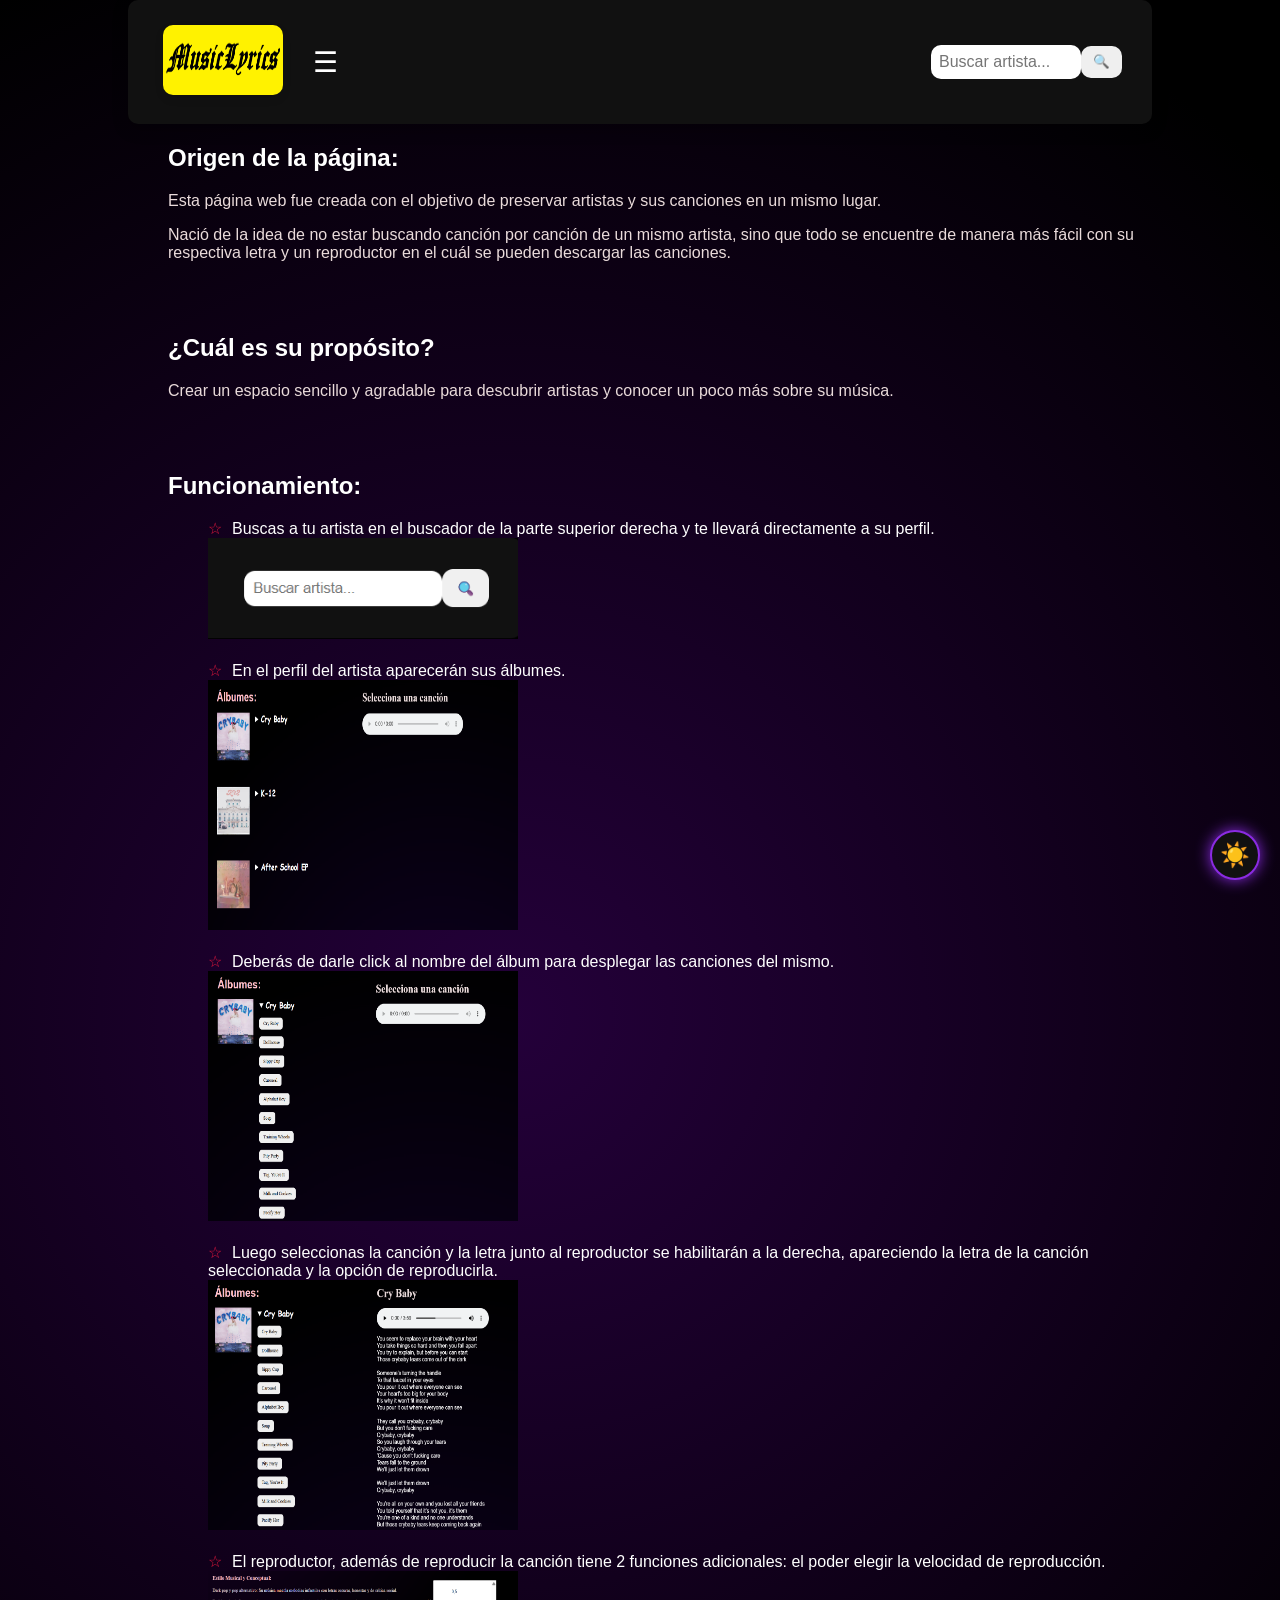
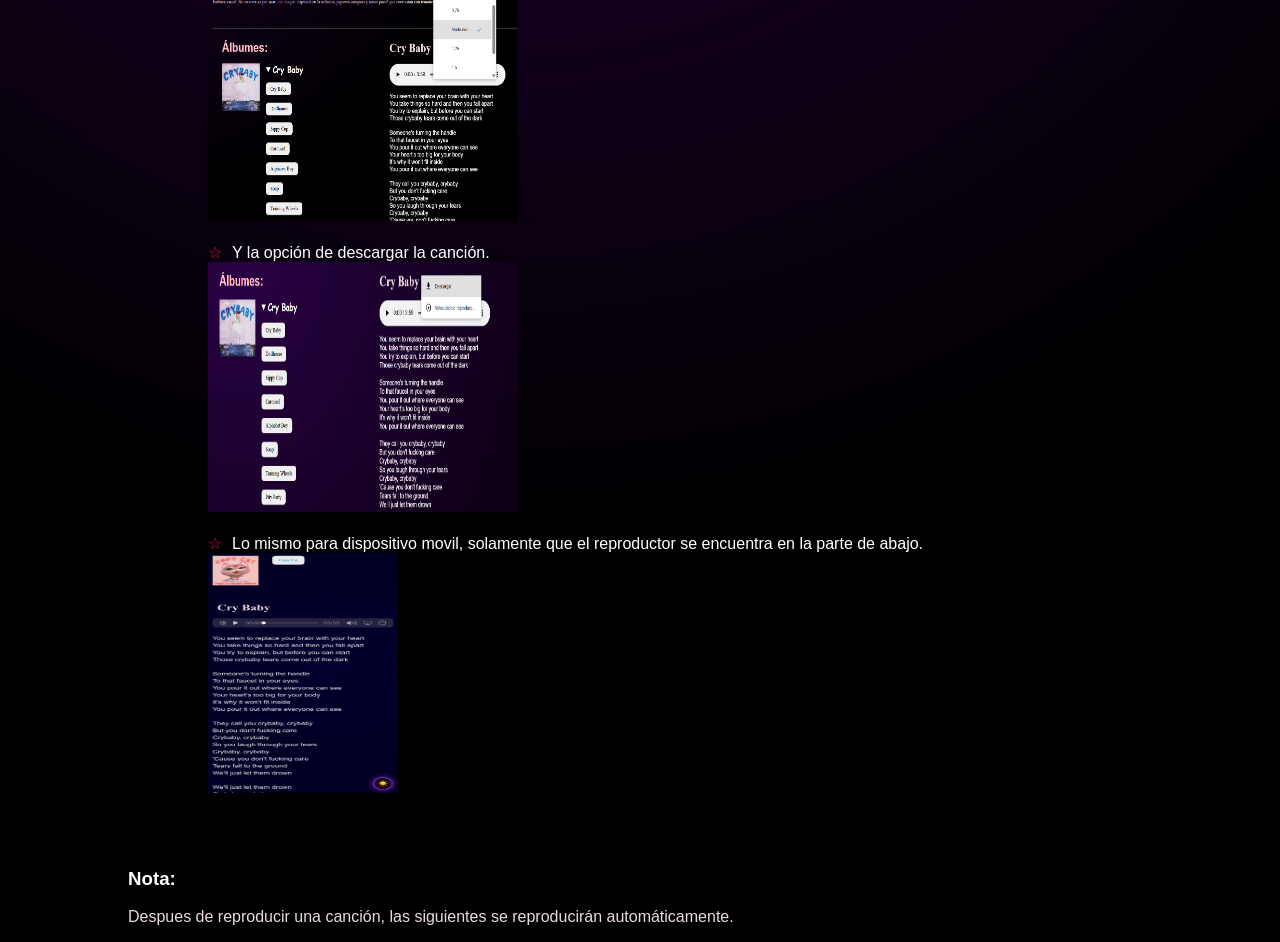
<file: ACERCA.html>
<!DOCTYPE html>
<html lang="es">

<head>
    <link rel="icon" href="Icono2.png" type="image/png">
    <meta charset="UTF-8">
    <meta name="viewport" content="width=device-width, initial-scale=1.0">

    <link rel="stylesheet" href="MELANIE MARTINEZ.css">
</head>

<div class="pagina">

<nav class="menu-principal">
    <ul class="menu">

        <li>
            <a href="index.html">
                <img src="LOGO2.png" alt="Logo de MusicLyrics"
                width="120"
                height="70"
                style="box-shadow: 0 4px 8px rgba(0,0,0,0.1); border-radius:10px; overflow:hidden;">
            </a>
        </li>

        <li>
            <button class="menu-btn" onclick="toggleMenu()">☰</button>

            <div id="menuDesplegable" class="menu-contenido">
                <a href="index.html">🏠 Inicio</a>
                <a href="ACERCA.html">ℹ️ Acerca de esta página</a>
                <a href="creditos.html">👥 Créditos</a>
            </div>
        </li>

        <li>
            <button id="modo">☀️</button>
        </li>

        <li class="buscador">
            <input 
                id="buscarArtista" 
                type="text" 
                oninput="sugerenciasArtistas()" 
                onkeydown="enterBuscar(event)"
                placeholder="Buscar artista...">

            <button onclick="buscarArtista()">🔍</button>

            <div id="listaSugerencias"></div>
        </li>

    </ul>
</nav>
<ul class="lista-estrellas">
<script src="MELANIE MARTINEZ.JS"> </script>

<H2>Origen de la página:</H2>
<P>Esta página web fue creada con el objetivo de preservar artistas y sus canciones en un mismo lugar.</P>
<p>Nació de la idea de no estar buscando canción por canción de un mismo artista, sino que todo se encuentre de manera más fácil con su respectiva letra y un reproductor en el cuál se pueden descargar las canciones.</p>
<br><br>
<h2>¿Cuál es su propósito?</h2>
<p>Crear un espacio sencillo y agradable para descubrir artistas y conocer un poco más sobre su música.</p>
<br><br>
<h2>Funcionamiento:</h2>
<ul>
<li>Buscas a tu artista en el buscador de la parte superior derecha y te llevará directamente a su perfil.</li>
<img src="ACERCA1.png" width="310">
<br><br>
<li>En el perfil del artista aparecerán sus álbumes.</li>
<img src="ACERCA2.png" width="310", height="250">
<br><br>
<li>Deberás de darle click al nombre del álbum para desplegar las canciones del mismo.</li>
<img src="ACERCA3.png" width="310", height="250">
<BR><BR>
<li>Luego seleccionas la canción y la letra junto al reproductor se habilitarán a la derecha, apareciendo la letra de la canción seleccionada y la opción de reproducirla.</li>
<img src="ACERCA4.png" width="310", height="250">
<BR><BR>
<li>El reproductor, además de reproducir la canción tiene 2 funciones adicionales: el poder elegir la velocidad de reproducción.</li>
<img src="ACERCA5.png" width="310", height="250">
<BR><BR>
<li>Y la opción de descargar la canción.</li>
<img src="ACERCA6.png" width="310", height="250">
<BR><BR>
<li>Lo mismo para dispositivo movil, solamente que el reproductor se encuentra en la parte de abajo.</li>
<img src="ACERCA7.jpeg" width="190", height="240">
</ul>
</ul>
<br><br>
<h3>Nota:</h3>
<p>Despues de reproducir una canción, las siguientes se reproducirán automáticamente.</p>
</file>
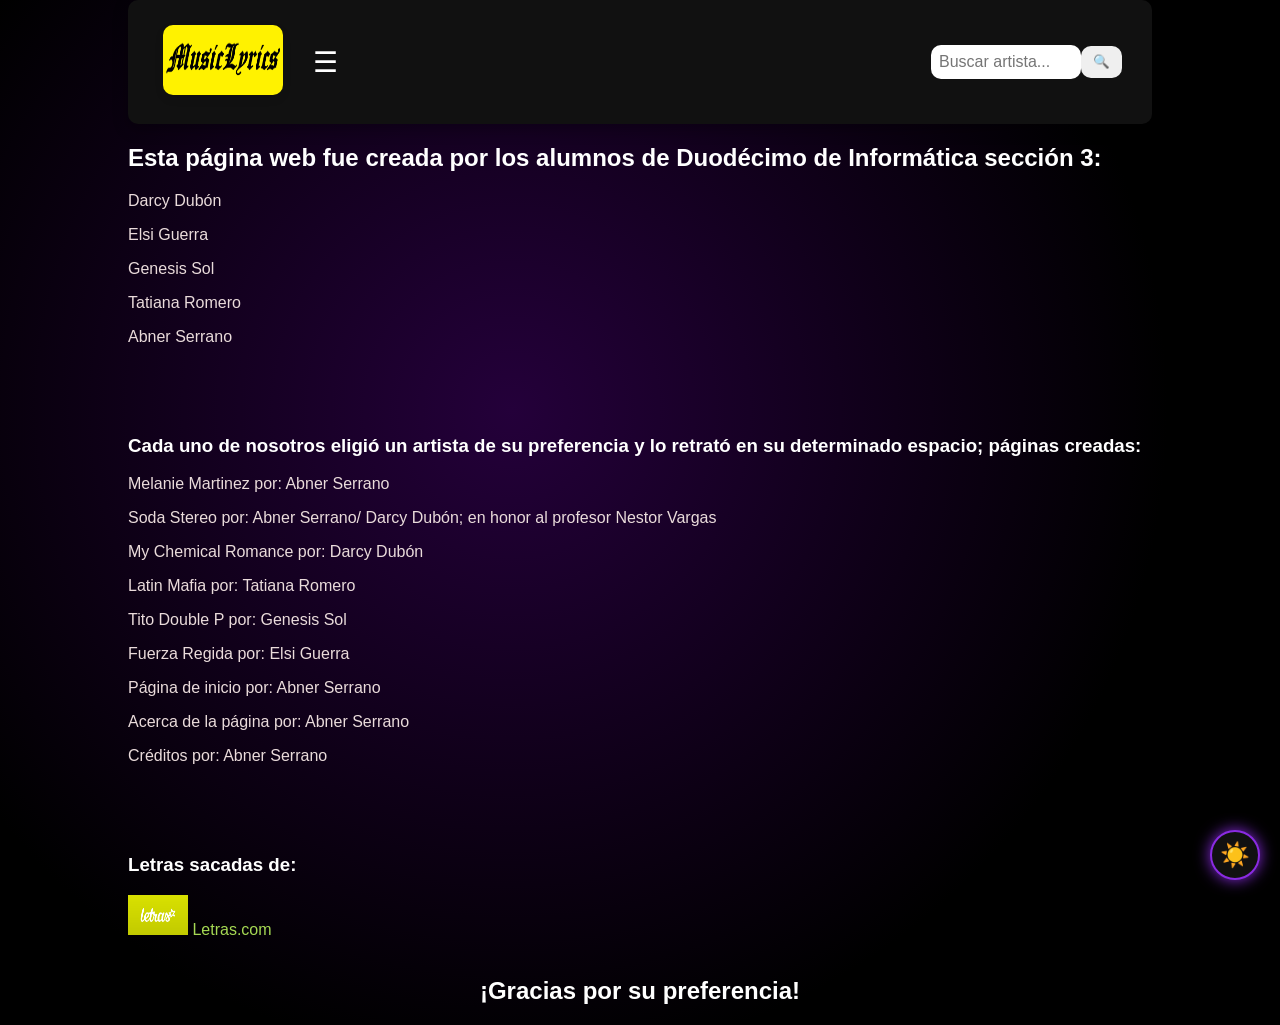
<file: creditos.html>
<!DOCTYPE html>
<html lang="es">

<head>
    <link rel="icon" href="Icono2.png" type="image/png">
    <meta charset="UTF-8">
    <meta name="viewport" content="width=device-width, initial-scale=1.0">

    <link rel="stylesheet" href="MELANIE MARTINEZ.css">
</head>

<div class="pagina">

<nav class="menu-principal">
    <ul class="menu">

        <li>
            <a href="index.html">
                <img src="LOGO2.png" alt="Logo de MusicLyrics"
                width="120"
                height="70"
                style="box-shadow: 0 4px 8px rgba(0,0,0,0.1); border-radius:10px; overflow:hidden;">
            </a>
        </li>

        <li>
            <button class="menu-btn" onclick="toggleMenu()">☰</button>

            <div id="menuDesplegable" class="menu-contenido">
                <a href="index.html">🏠 Inicio</a>
                <a href="ACERCA.html">ℹ️ Acerca de esta página</a>
                <a href="creditos.html">👥 Créditos</a>
            </div>
        </li>

        <li>
            <button id="modo">☀️</button>
        </li>

        <li class="buscador">
            <input 
                id="buscarArtista" 
                type="text" 
                oninput="sugerenciasArtistas()" 
                onkeydown="enterBuscar(event)"
                placeholder="Buscar artista...">

            <button onclick="buscarArtista()">🔍</button>

            <div id="listaSugerencias"></div>
        </li>

    </ul>
</nav>

<script src="MELANIE MARTINEZ.JS"> </script>

<H2>Esta página web fue creada por los alumnos de Duodécimo de Informática sección 3:</H2>
<P>Darcy Dubón</P>
<P>Elsi Guerra</P>
<P>Genesis Sol</P>
<P>Tatiana Romero</P>
<P>Abner Serrano</P>
<br><br><br>
<h3>Cada uno de nosotros eligió un artista de su preferencia y lo retrató en su determinado espacio; páginas creadas:</h3>
<P>Melanie Martinez por: Abner Serrano</P>
<P>Soda Stereo por: Abner Serrano/ Darcy Dubón; en honor al profesor Nestor Vargas</P>
<P>My Chemical Romance por: Darcy Dubón</P>
<P>Latin Mafia por: Tatiana Romero</P>
<P>Tito Double P por: Genesis Sol</P>
<P>Fuerza Regida por: Elsi Guerra</P>
<P>Página de inicio por: Abner Serrano</P>
<P>Acerca de la página por: Abner Serrano</P>
<P>Créditos por: Abner Serrano</P>
<br><br><br>
<h3>Letras sacadas de:</h3>

<a href="https://www.letras.com/"
target="_blank"
class="letras">
<img src="LETRAS.COM" height="40" width="60">
Letras.com
</a>
<br><br>
<H2 align="center">¡Gracias por su preferencia!</H2>
</file>
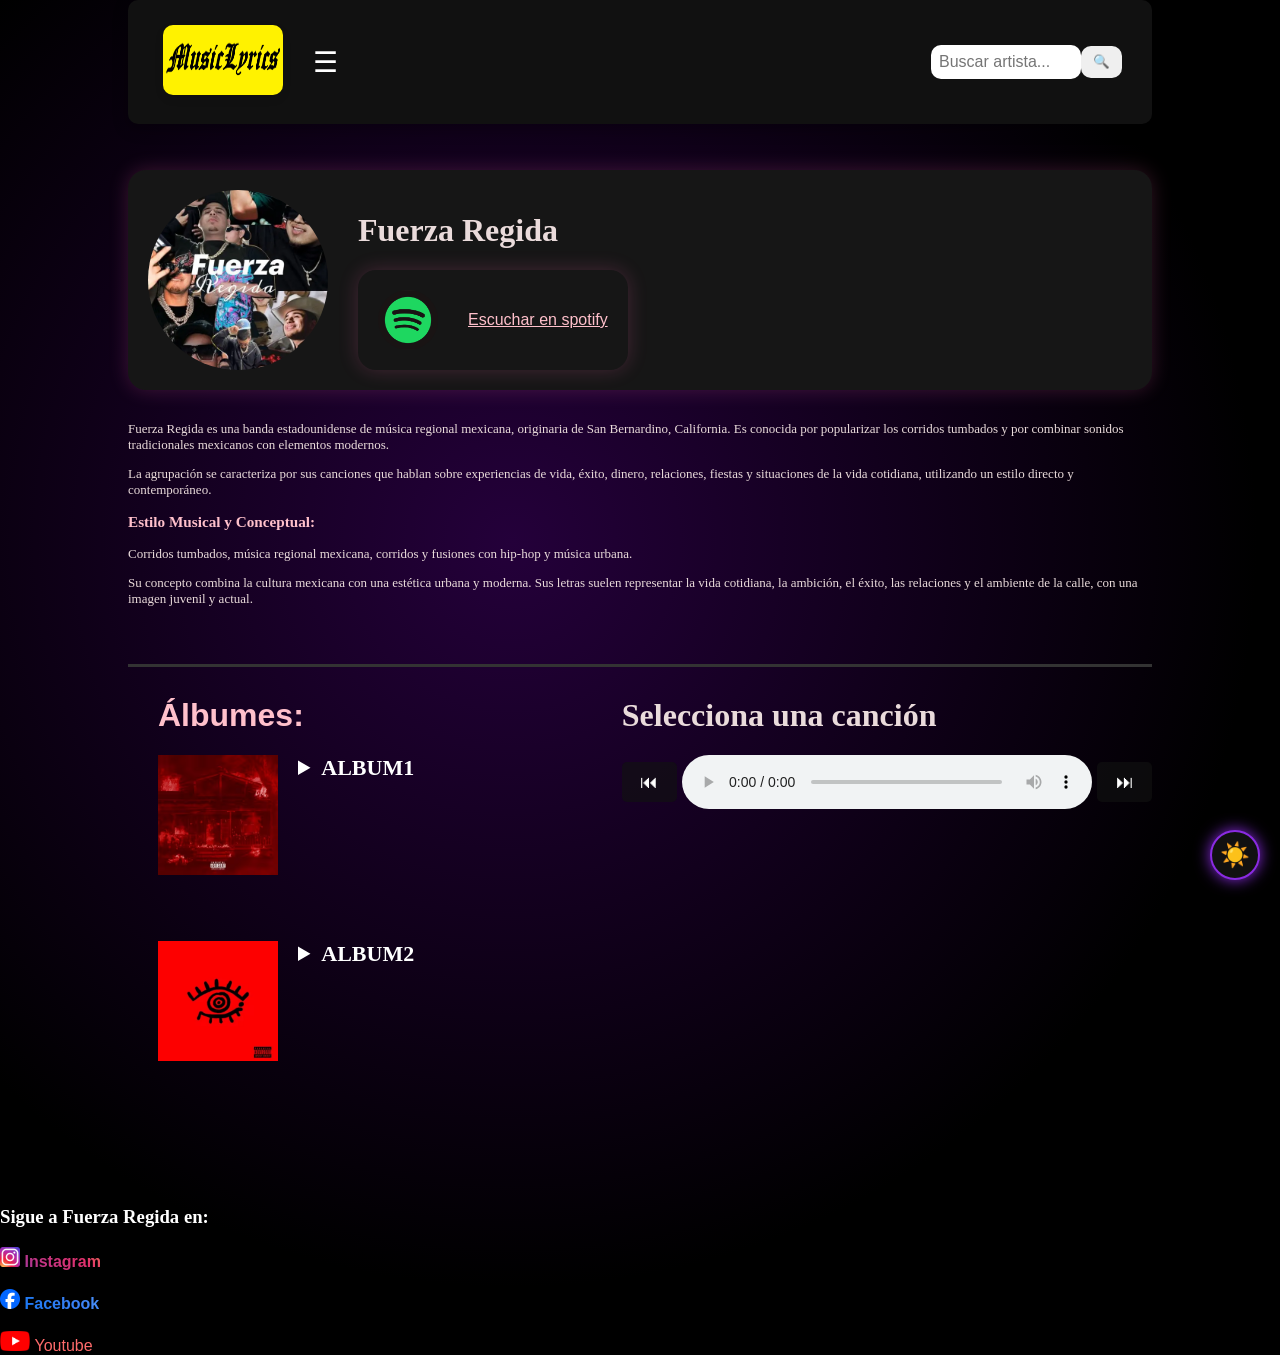
<file: Fuerza Regida.html>
<!DOCTYPE html>
<html lang="es">

<head>
    <link rel="icon" href="Icono2.png" type="image/png">
    <meta charset="UTF-8">
    <meta name="viewport" content="width=device-width, initial-scale=1.0">

    <link rel="stylesheet" href="MELANIE MARTINEZ.css">
</head>

<div class="pagina">

<nav class="menu-principal">
    <ul class="menu">

        <li>
            <a href="index.html">
                <img src="LOGO2.png" alt="Logo de MusicLyrics"
                width="120"
                height="70"
                style="box-shadow: 0 4px 8px rgba(0,0,0,0.1); border-radius:10px; overflow:hidden;">
            </a>
        </li>

        <li>
            <button class="menu-btn" onclick="toggleMenu()">☰</button>

            <div id="menuDesplegable" class="menu-contenido">
                <a href="index.html">🏠 Inicio</a>
                <a href="ACERCA.html">ℹ️ Acerca de esta página</a>
                <a href="creditos.html">👥 Créditos</a>
            </div>
        </li>

        <li>
            <button id="modo">☀️</button>
        </li>

        <li class="buscador">
            <input 
                id="buscarArtista" 
                type="text" 
                oninput="sugerenciasArtistas()" 
                onkeydown="enterBuscar(event)"
                placeholder="Buscar artista...">

            <button onclick="buscarArtista()">🔍</button>

            <div id="listaSugerencias"></div>
        </li>

    </ul>
</nav>
<br><br>

<div class="perfil artista">
    <img src="portada.jpg" alt="Melanie Martinez" height="180", width="180">
    <div class="informacion">
        <h1 style="font-family: Old English Text MT;">Fuerza Regida</h1>
        <div class="perfil">
            <img src="Spotify.png" width="60", height="60">
        <a href="https://open.spotify.com/intl-es/artist/0ys2OFYzWYB5hRDLCsBqxt?si=ym9jfy4hSmm9uCmtpvd0lA" style="color: pink;" target="_blank">Escuchar en spotify</a>
        </div>
    </div>
</div>
<br>
<font style="font-family: 'Times New Roman', Times, serif;" size="2">
        <p>Fuerza Regida es una banda estadounidense de música regional mexicana, originaria de San Bernardino, California. Es conocida por popularizar los corridos tumbados y por combinar sonidos tradicionales mexicanos con elementos modernos.</p>
        <p>La agrupación se caracteriza por sus canciones que hablan sobre experiencias de vida, éxito, dinero, relaciones, fiestas y situaciones de la vida cotidiana, utilizando un estilo directo y contemporáneo.</p>
        <h3 style= "color: pink;">Estilo Musical y Conceptual:</h3>
        <p>Corridos tumbados, música regional mexicana, corridos y fusiones con hip-hop y música urbana.</p>
        <p>Su concepto combina la cultura mexicana con una estética urbana y moderna. Sus letras suelen representar la vida cotidiana, la ambición, el éxito, las relaciones y el ambiente de la calle, con una imagen juvenil y actual.</p>
</font>
<br><br>
            <hr noshade SIZE="5" COLOR="#333">
    <script src="MELANIE MARTINEZ.JS"> </script>
    <div class="contenedor">
    <div class="artista" id="melanie"></div>
    <div class="albumes">
    <h1 style="color: pink;">Álbumes:</h1>   
    <div class="album">
    <img src="perfil1.jpg"
         height="120"
         width="120">
        <details>
            
        <summary>ALBUM1</summary>
<BR>
    <button onclick="mostrarCancion('enculado')">ENCULADO</button> 
    <br><br>                                                           

    <button onclick="mostrarCancion('brillarosa')">BRILLAROSA</button> 
    <br><br>

    <button onclick="mostrarCancion('tuname')">TU NAME</button>  
    <br><br>

    <button onclick="mostrarCancion('oye')">OYE</button> 
      <br><br>

    <button onclick="mostrarCancion('falsa')">FALSA</button>   
<br><br>

    <button onclick="mostrarCancion('pxtxs')">PXTXS</button>   
    <br><br>

    
</details>
</div>  
<br><br>
<div class="album">
<img src="perfil2.jpg"
height="120"
width="120">
<details>
    <summary>ALBUM2</summary>
<br>
    <button onclick="mostrarCancion('godfather')">GODFATHER</button>
    <br><br>

    <button onclick="mostrarCancion('ayyweyy')">AYY WEYY</button>
    <br><br>

    <button onclick="mostrarCancion('nocturno')">NOCTURNO</button>
    <br><br>

    <button onclick="mostrarCancion('peliculiando')">PELICULIANDO</button>
    <br><br>

    <button onclick="mostrarCancion('chavalitas')">CHAVALITAS</button>
    <br><br>

    <button onclick="mostrarCancion('poresosojos')">POR ESOS OJOS</button>
    <br><br>

    <button onclick="mostrarCancion('ansiedad')">ANSIEDAD</button>
    <br><br>

    <button onclick="mostrarCancion('tusancho')">TU SANCHO</button>
    <br><br>

    <button onclick="mostrarCancion('marlbororojo')">MARLNORO ROJO</button>
    <br><br>

    <button onclick="mostrarCancion('chufulas')">CHUFULAS</button>
    <br><br>

    <button onclick="mostrarCancion('chaka')">CHAKA</button>
    <br><br>

    <button onclick="mostrarCancion('caperuza')">CAPERUZA</button>
    <br><br>

    <button onclick="mostrarCancion('lokita')">LOKITA</button>
    <br><br>

    <button onclick="mostrarCancion('labubu')">LABUBU</button>
    <br><br>

    <button onclick="mostrarCancion('comotu')">COMO TÚ</button>
    <br><br>

   </div>
            <div class="album">
    </div>
                <div class="album">

</div>
                <div>
</div>
</details>
</div>
    <div class="contenido">

        <h1 id="titulo" style="font-family: 'Times New Roman', Times, serif;">
            Selecciona una canción
        </h1>

<div class="controles-musica">

    <button id="anterior" onclick="cancionAnterior()">⏮</button>

    <audio id="audio" controls></audio>

    <button id="siguiente" onclick="cancionSiguiente()">⏭</button>

</div>

<br><br>
        <div id="letra"></div>

    </div>
    </div>
</div>
</div>
<br><br>
<H3 style="font-family: 'Times New Roman', Times, serif;">Sigue a Fuerza Regida en:</H3>

<a href="https://www.instagram.com/fuerzaregida/?utm_source=chatgpt.com"
target="_blank"
class=" instagram">
<img src="IG.png" height="20" width="20">
Instagram
<br><br>
<img src="Facebook.png" height="20" width="20">
<a href="https://www.facebook.com/fuerzaregida/?utm_source=chatgpt.com"
target="_blank"
class="facebook">
Facebook
<br><br>
<img src="Youtube.png" height="20" width="30">
<a href="https://www.youtube.com/@fuerzaregida?utm_source=chatgpt.com"
target="_blank"
class="youtube">
Youtube
</a>
</center>
</file>
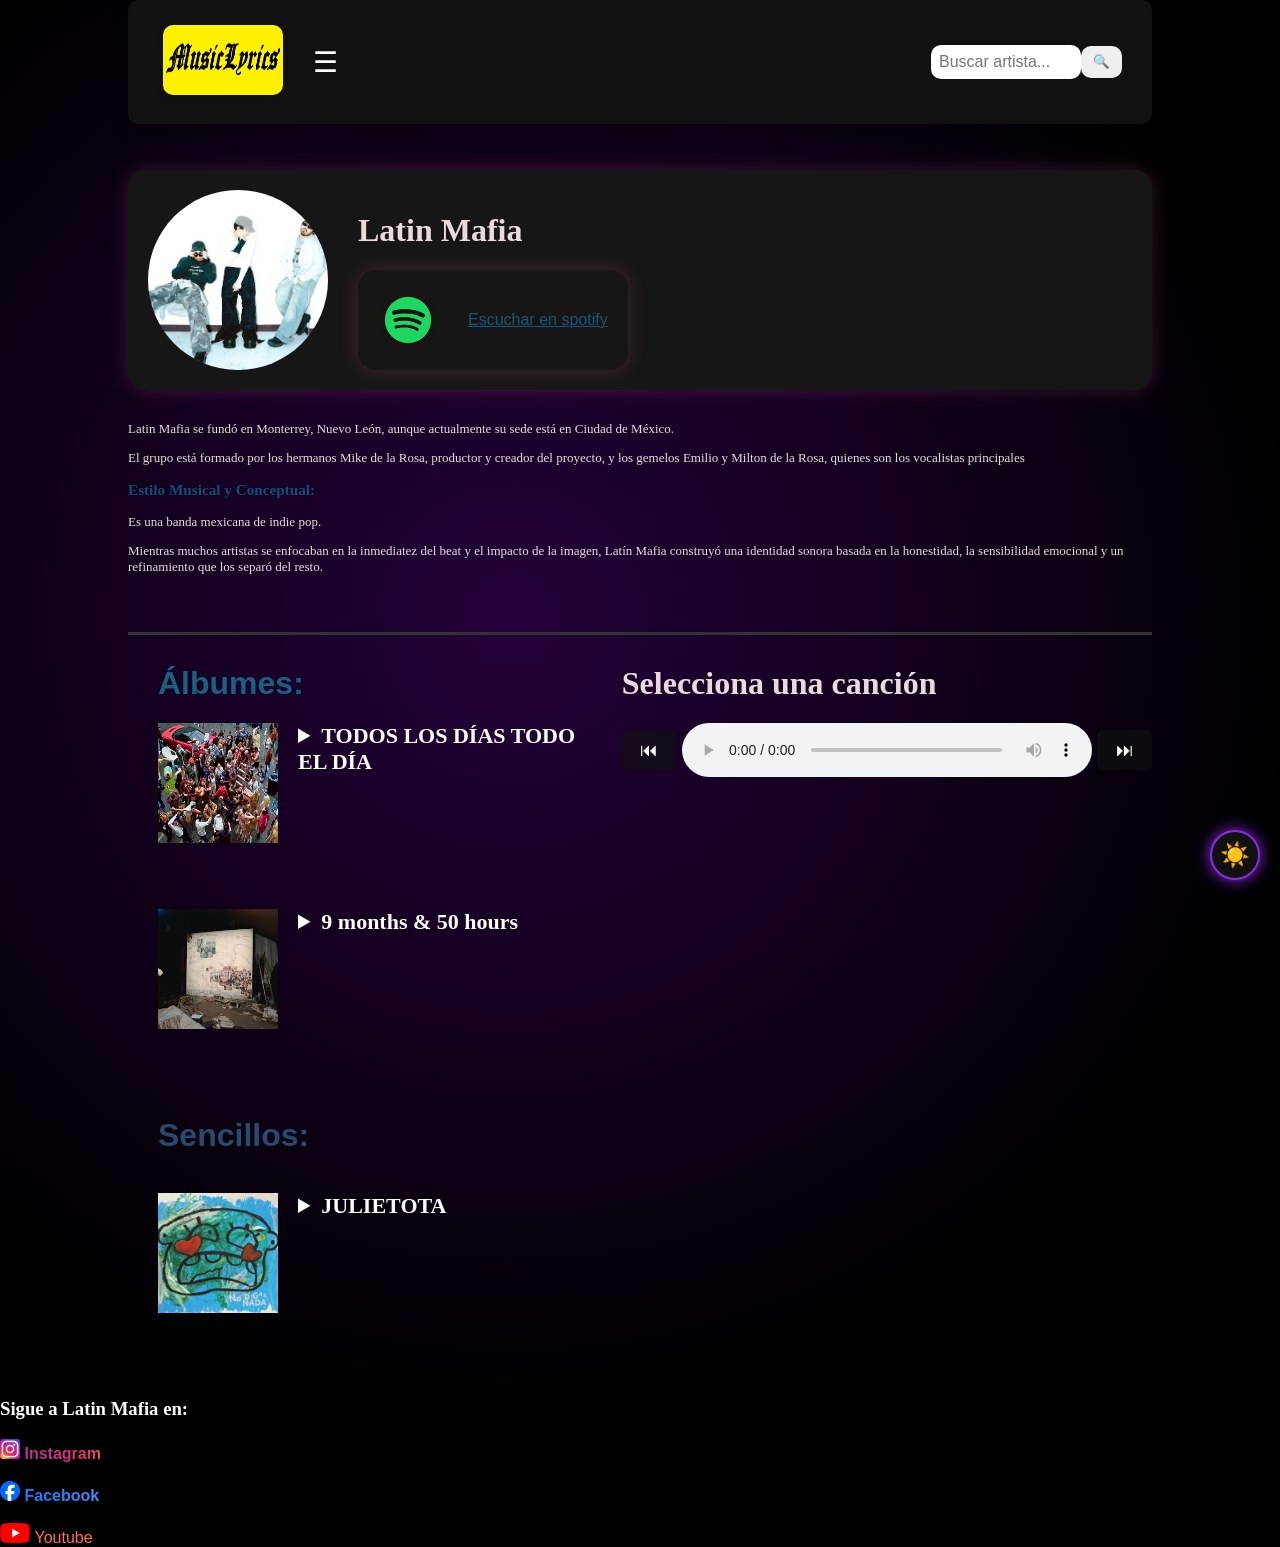
<file: Latin Mafia.html>
<!DOCTYPE html>
<html lang="es">

<head>
    <meta charset="UTF-8">
    <link rel="icon" href="Icono2.png" type="image/png">
    <meta name="viewport" content="width=device-width, initial-scale=1.0">

    <link rel="stylesheet" href="MELANIE MARTINEZ.css">
</head>

<div class="pagina">

<nav class="menu-principal">
    <ul class="menu">

        <li>
            <a href="index.html">
                <img src="LOGO2.png" alt="Logo de MusicLyrics"
                width="120"
                height="70"
                style="box-shadow: 0 4px 8px rgba(0,0,0,0.1); border-radius:10px; overflow:hidden;">
            </a>
        </li>

        <li>
            <button class="menu-btn" onclick="toggleMenu()">☰</button>

            <div id="menuDesplegable" class="menu-contenido">
                <a href="index.html">🏠 Inicio</a>
                <a href="ACERCA.html">ℹ️ Acerca de esta página</a>
                <a href="creditos.html">👥 Créditos</a>
            </div>
        </li>

        <li>
            <button id="modo">☀️</button>
        </li>

        <li class="buscador">
            <input 
                id="buscarArtista" 
                type="text" 
                oninput="sugerenciasArtistas()" 
                onkeydown="enterBuscar(event)"
                placeholder="Buscar artista...">

            <button onclick="buscarArtista()">🔍</button>

            <div id="listaSugerencias"></div>
        </li>

    </ul>
</nav>

<br><br>

<div class="perfil artista">
    <img src="foto de perfil.jpg" alt="Melanie Martinez" height="180", width="180">
    <div class="informacion">
        <h1 style="font-family: Old English Text MT;">Latin Mafia</h1>
        <div class="perfil">
            <img src="Spotify.png" width="60", height="60">
        <a href="PERFILSPOTIFYDELARTISTA" style="color: rgb(24, 85, 123);" target="_blank">Escuchar en spotify</a>
        </div>
    </div>
</div>
<br>
<font style="font-family: 'Times New Roman', Times, serif;" size="2">
        <p>Latin Mafia se fundó en Monterrey, Nuevo León, aunque actualmente su sede está en Ciudad de México.</p>
        <p>El grupo está formado por los hermanos Mike de la Rosa, productor y creador del proyecto, y los gemelos Emilio y Milton de la Rosa, quienes son los vocalistas principales</p>
        <h3 style= "color: rgba(16, 99, 138, 0.783);">Estilo Musical y Conceptual:</h3>
        <p>Es una banda mexicana de indie pop.</p>
        <p>Mientras muchos artistas se enfocaban en la inmediatez del beat y el impacto de la imagen, Latín Mafia construyó una identidad sonora basada en la honestidad, la sensibilidad emocional y un refinamiento que los separó del resto.</p>
</font>
<br><br>
            <hr noshade SIZE="5" COLOR="#333">
    <script src="MELANIE MARTINEZ.JS"> </script>
    <div class="contenedor">
    <div class="artista" id="melanie"></div>
    <div class="albumes">
    <h1 style="color: #1a617f;">Álbumes:</h1>   
    <div class="album">
    <img src="PRIMER ALBUM.jpg"
         height="120"
         width="120">
        <details>
            
        <summary>TODOS LOS DÍAS TODO EL DÍA</summary>
<BR>
    <button onclick="mostrarCancion('sietoquemerezcomas')">Siento que merezco más</button>
    <br><br>

   <button onclick="mostrarCancion('ycomotedigoque')">Y como te digo que</button>
    <br><br>

    <button onclick="mostrarCancion('nuncahesidohonesto')">Nunca he sido honesto</button>
    <br><br>

    <button onclick="mostrarCancion('meestoycayendo')">Me estoy cayendo</button>
    <br><br>

    <button onclick="mostrarCancion('sentadoaqui')">Sentado aquí</button>
    <br><br>

    <button onclick="mostrarCancion('vivosimeexiges')">Vivo si me exiges</button>
    <br><br>

    <button onclick="mostrarCancion('peromeestoyacabando')">Pero me estoy acabando</button>
    <br><br>

    <button onclick="mostrarCancion('quevamosahacer')">¿Que vamos a hacer?</button>
    <br><br>

    <button onclick="mostrarCancion('yosiemprecontesto')">Yo siempre contesto</button>
    <br><br>

    <button onclick="mostrarCancion('ven')">Ven</button>
    <br><br>

     <button onclick="mostrarCancion('tengomuchoruido')">Tengo mucho ruido</button>
    <br><br>

    

    
</details>
</div>  
<br><br>
<div class="album">
<img src="SEGUNDO ALBUM.jpg"
height="120"
width="120">
<details>
    <summary> 9 months & 50 hours</summary>
<br>
    <button onclick="mostrarCancion('heyhey')">Hey Hey</button>
    <br><br>

    <button onclick="mostrarCancion('alvafro')">Alvafro</button>
    <br><br>

    <button onclick="mostrarCancion('bonita')">Bonita</button>
    <br><br>

    <button onclick="mostrarCancion('benjychord')">benjy chord</button>
    <br><br>

    <button onclick="mostrarCancion('cmon')">Cmon</button>
    <br><br>

    <button onclick="mostrarCancion('quiereme')">Quiéreme</button>
    <br><br>

    <button onclick="mostrarCancion('casino143')">Casino143</button>
    <br><br>

    <button onclick="mostrarCancion('filmscenesoundtrack')">Film Scene Soundtrack</button>
    <br><br>

    <button onclick="mostrarCancion('openeyesignal')">Open Eye Signaln</button>
    <br><br>

    <button onclick="mostrarCancion('piensasenmi')">Piensas En Mi</button>
    <br><br>

<button onclick="mostrarCancion('halo')">Halo</button>
    <br><br>

    <button onclick="mostrarCancion('teestoycorreteando')">Te Estoy Correteando</button>
    <br><br>

    <button onclick="mostrarCancion('mabe')">Mabe</button>
    <br><br>

    <button onclick="mostrarCancion('iwishitwasnt')">I wish It wasn't</button>
    <br><br>



        </div>
<br><br>
    <h1 style="color: rgb(39, 74, 109);">Sencillos:</h1>
    <br>
            <div class="album">
            <img src="SENCILLO.jpg"
             height="120"
             width="120">
             <details>
                <BR>
    <summary>JULIETOTA</summary>
    <button onclick="mostrarCancion('julietota')">Julietota </button>
    <br><br>

    <button onclick="mostrarCancion('julieta')">Julieta</button>
    <br><br>


    <button onclick="mostrarCancion('nodigasnada')">No digas nada</button>
    <br><br>

    <button onclick="mostrarCancion('perlas')">perlas</button>
    <br><br>

    <button onclick="mostrarCancion('salrosa')">Sal rosa</button>
    <br><br>

    <button onclick="mostrarCancion('sefuelaluz')">se fue la luz</button>
    <br><br>

    <button onclick="mostrarCancion('neoroneo')">neo roneo</button>
    <br><br>

    <button onclick="mostrarCancion('flores')">FLORES</button>
    <br><br>
</div>

</div>
    <div class="contenido">

        <h1 id="titulo" style="font-family: 'Times New Roman', Times, serif;">
            Selecciona una canción
        </h1>

<div class="controles-musica">

    <button id="anterior" onclick="cancionAnterior()">⏮</button>

    <audio id="audio" controls></audio>

    <button id="siguiente" onclick="cancionSiguiente()">⏭</button>

</div>

<br><br>
        <div id="letra"></div>

    </div>
    </div>
</div>
</div>
<br><br>
<H3 style="font-family: 'Times New Roman', Times, serif;">Sigue a Latin Mafia en:</H3>

<a href="https://www.instagram.com/latinmafia/"
target="_blank"
class=" instagram">
<img src="IG.png" height="20" width="20">
Instagram
<br><br>
<img src="Facebook.png" height="20" width="20">
<a href="https://web.facebook.com/Itslatinmafia"
target="_blank"
class="facebook">
Facebook
<br><br>
<img src="Youtube.png" height="20" width="30">
<a href="https://www.youtube.com/@latinmafia"
target="_blank"
class="youtube">
Youtube
</a>
</center>
</file>
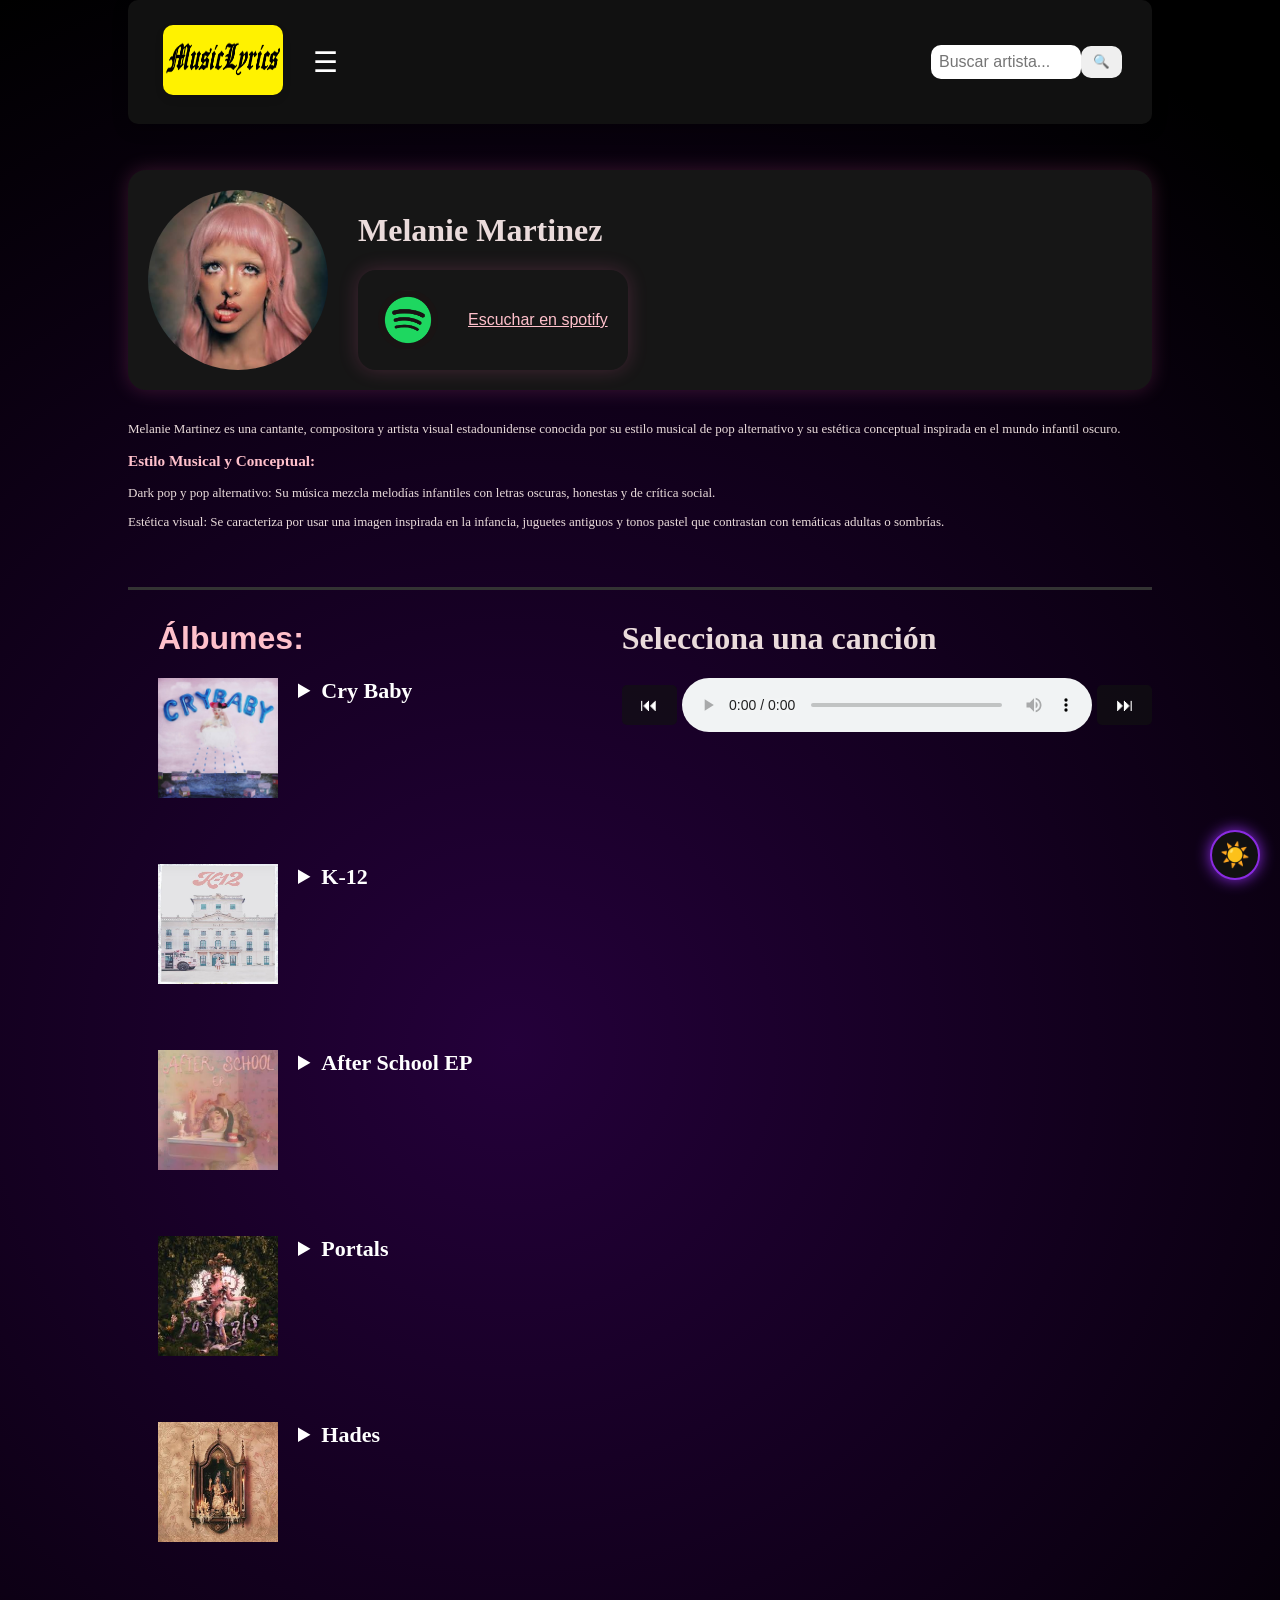
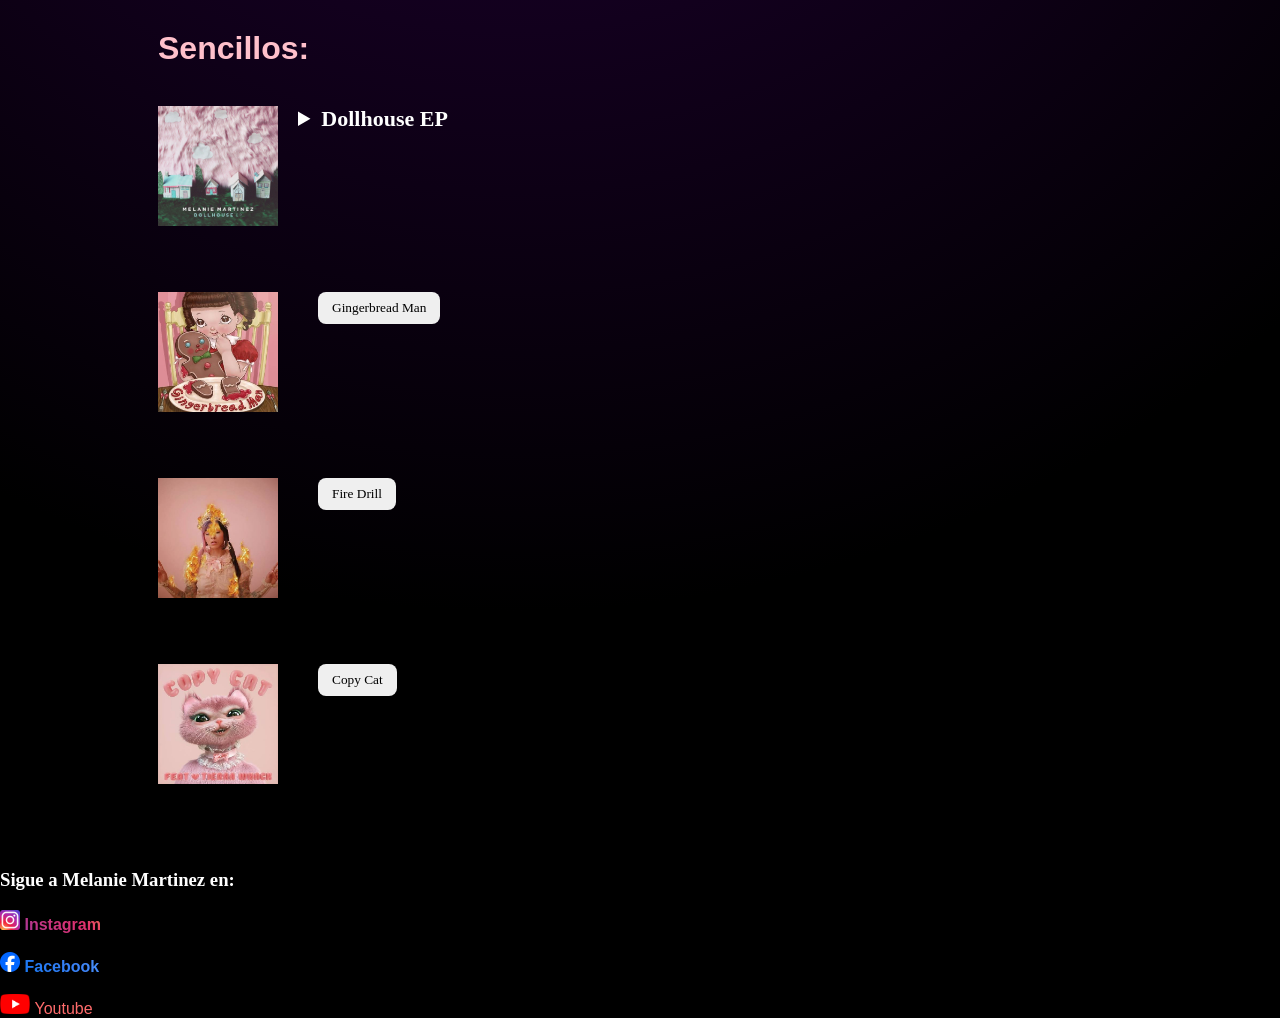
<file: MELANIE MARTINEZ.html>
<!DOCTYPE html>
<html lang="es">

<head>
    <link rel="icon" href="Icono2.png" type="image/png">
    <meta charset="UTF-8">
    <meta name="viewport" content="width=device-width, initial-scale=1.0">

    <link rel="stylesheet" href="MELANIE MARTINEZ.css">
</head>

<div class="pagina">

<nav class="menu-principal">
    <ul class="menu">

        <li>
            <a href="index.html">
                <img src="LOGO2.png" alt="Logo de MusicLyrics"
                width="120"
                height="70"
                style="box-shadow: 0 4px 8px rgba(0,0,0,0.1); border-radius:10px; overflow:hidden;">
            </a>
        </li>

        <li>
            <button class="menu-btn" onclick="toggleMenu()">☰</button>

            <div id="menuDesplegable" class="menu-contenido">
                <a href="index.html">🏠 Inicio</a>
                <a href="ACERCA.html">ℹ️ Acerca de esta página</a>
                <a href="creditos.html">👥 Créditos</a>
            </div>
        </li>

        <li>
            <button id="modo">☀️</button>
        </li>

        <li class="buscador">
            <input 
                id="buscarArtista" 
                type="text" 
                oninput="sugerenciasArtistas()" 
                onkeydown="enterBuscar(event)"
                placeholder="Buscar artista...">

            <button onclick="buscarArtista()">🔍</button>

            <div id="listaSugerencias"></div>
        </li>

    </ul>
</nav>

<br><br>

<div class="perfil artista">
    <img src="MM PERFIL.jpg" alt="Melanie Martinez" height="180", width="180">
    <div class="informacion">
        <h1 style="font-family: Old English Text MT;">Melanie Martinez</h1>
        <div class="perfil">
            <img src="Spotify.png" width="60", height="60">
        <a href="https://open.spotify.com/intl-es/artist/63yrD80RY3RNEM2YDpUpO8" style="color: pink;" target="_blank";>Escuchar en spotify</a>
        </div>
    </div>
</div>
<br>
<font style="font-family: 'Times New Roman', Times, serif;" size="2" align="justify">
        <p>Melanie Martinez es una cantante, compositora y artista visual estadounidense conocida por su estilo musical de pop alternativo y su estética conceptual inspirada en el mundo infantil oscuro.</p>
        <h3 style= "color: pink;">Estilo Musical y Conceptual:</h3>
        <p>Dark pop y pop alternativo: Su música mezcla melodías infantiles con letras oscuras, honestas y de crítica social.</p>
        <p>Estética visual: Se caracteriza por usar una imagen inspirada en la infancia, juguetes antiguos y tonos pastel que contrastan con temáticas adultas o sombrías.</p>
</font>
<br><br>
            <hr noshade SIZE="5" COLOR="#333">
    <script src="MELANIE MARTINEZ.JS"> </script>
    <div class="contenedor">
    <div class="artista" id="melanie"></div>
    <div class="albumes">
    <h1 style="color: pink;">Álbumes:</h1>   
    <div class="album">
    <img src="Cry Baby.jpg"
         height="120"
         width="120">
        <details>
            
        <summary>Cry Baby</summary>
<BR>
    <button onclick="mostrarCancion('crybaby')">Cry Baby</button>
    <br><br>

    <button onclick="mostrarCancion('dollhouse')">Dollhouse</button>
    <br><br>

    <button onclick="mostrarCancion('sippycup')">Sippy Cup</button>
    <br><br>

    <button onclick="mostrarCancion('carousel')">Carousel</button>
    <br><br>

    <button onclick="mostrarCancion('alphabetboy')">Alphabet Boy</button>
    <br><br>

    <button onclick="mostrarCancion('soap')">Soap</button>
    <br><br>

    <button onclick="mostrarCancion('trainingwheels')">Training Wheels</button>
    <br><br>

    <button onclick="mostrarCancion('pityparty')">Pity Party</button>
    <br><br>

    <button onclick="mostrarCancion('tagyoureit')">Tag, You're It</button>
    <br><br>

    <button onclick="mostrarCancion('milkandcookies')">Milk and Cookies</button>
    <br><br>

    <button onclick="mostrarCancion('pacifyher')">Pacify Her</button>
    <br><br>

    <button onclick="mostrarCancion('mrspotatohead')">Mrs. Potato Head</button>
    <br><br>

    <button onclick="mostrarCancion('madhatter')">Mad Hatter</button>
    <br><br>

    <button onclick="mostrarCancion('playdate')">Play Date</button>
    <br><br>

    <button onclick="mostrarCancion('teddybear')">Teddy Bear</button>
    <br><br>

    <button onclick="mostrarCancion('cake')">Cake</button>

</details>
</div>  
<br><br>
<div class="album">
<img src="K-12.jpg"
height="120"
width="120">
<details>
    <summary>K-12</summary>
<br>
<button onclick="mostrarCancion('wheelsonthebus')">Wheels On The Bus</button>
<br><br>

<button onclick="mostrarCancion('classfight')">Class Fight</button>
<br><br>

<button onclick="mostrarCancion('theprincipal')">The Principal</button>
<br><br>

<button onclick="mostrarCancion('showandtell')">Show & Tell</button>
<br><br>

<button onclick="mostrarCancion('nursesoffice')">Nurse's Office</button>
<br><br>

<button onclick="mostrarCancion('dramaclub')">Drama Club</button>
<br><br>

<button onclick="mostrarCancion('strawberryshortcake')">Strawberry Shortcake</button>
<br><br>

<button onclick="mostrarCancion('lunchboxfriends')">Lunchbox Friends</button>
<br><br>

<button onclick="mostrarCancion('orangejuice')">Orange Juice</button>
<br><br>

<button onclick="mostrarCancion('detention')">Detention</button>
<br><br>

<button onclick="mostrarCancion('teacherspet')">Teacher's Pet</button>
<br><br>

<button onclick="mostrarCancion('highschoolsweethearts')">High School Sweethearts</button>
<br><br>

<button onclick="mostrarCancion('recess')">Recess</button>

</details>
</div>
<BR><BR>
    <div class="album">
    <img src="After School EP.jpg"
    height="120"
    width="120">
<details>
    <summary>After School EP</summary>
<br>
<button onclick="mostrarCancion('notebook')">Notebook</button>
<br><br>

<button onclick="mostrarCancion('testme')">Test Me</button>
<br><br>

<button onclick="mostrarCancion('brainandheart')">Brain & Heart</button>
<br><br>

<button onclick="mostrarCancion('numbers')">Numbers</button>
<br><br>

<button onclick="mostrarCancion('glued')">Glued</button>
<br><br>

<button onclick="mostrarCancion('fieldtrip')">Field Trip</button>
<br><br>

<button onclick="mostrarCancion('thebakery')">The Bakery</button>

</details>
</div>
<BR><BR>
        <div class="album">
    <img src="Portals.jpg"
    height="120"
    width="120">
<details>
    <summary>Portals</summary>
<br>
<button onclick="mostrarCancion('death')">DEATH</button>
<br><br>

<button onclick="mostrarCancion('void')">VOID</button>
<br><br>

<button onclick="mostrarCancion('tunnelvision')">TUNNEL VISION</button>
<br><br>

<button onclick="mostrarCancion('faeriesoiree')">FAERIE SOIRÉE</button>
<br><br>

<button onclick="mostrarCancion('lightshower')">LIGHT SHOWER</button>
<br><br>

<button onclick="mostrarCancion('spiderweb')">SPIDER WEB</button>
<br><br>

<button onclick="mostrarCancion('leeches')">LEECHES</button>
<br><br>

<button onclick="mostrarCancion('battleofthelarynx')">BATTLE OF THE LARYNX</button>
<br><br>

<button onclick="mostrarCancion('thecontortionist')">THE CONTORTIONIST</button>
<br><br>

<button onclick="mostrarCancion('mooncycle')">MOON CYCLE</button>
<br><br>

<button onclick="mostrarCancion('nymphology')">NYMPHOLOGY</button>
<br><br>

<button onclick="mostrarCancion('evil')">EVIL</button>
<br><br>

<button onclick="mostrarCancion('womb')">WOMB</button>
<br><br>

<button onclick="mostrarCancion('powder')">POWDER</button>
<br><br>

<button onclick="mostrarCancion('pluto')">PLUTO</button>
<br><br>

<button onclick="mostrarCancion('milkoftheiren')">MILK OF THE SIREN</button>
<br><br>

</details>
        </div>
<BR><BR>
        <div class="album">
    <img src="Hades.jpg"
    height="120"
    width="120">
<details>
    <summary>Hades</summary>
<br>
<button onclick="mostrarCancion('garbage')">GARBAGE</button>
<br><br>

<button onclick="mostrarCancion('isthisacult')">IS THIS A CULT?</button>
<br><br>

<button onclick="mostrarCancion('possession')">POSSESSION</button>
<br><br>

<button onclick="mostrarCancion('whiteboywithagun')">WHITE BOY WITH A GUN</button>
<br><br>

<button onclick="mostrarCancion('disneyprincess')">DISNEY PRINCESS</button>
<br><br>

<button onclick="mostrarCancion('grudges')">GRUDGES</button>
<br><br>

<button onclick="mostrarCancion('monopolyman')">MONOPOLY MAN</button>
<br><br>

<button onclick="mostrarCancion('avoidant')">AVOIDANT</button>
<br><br>

<button onclick="mostrarCancion('monolith')">MONOLITH</button>
<br><br>

<button onclick="mostrarCancion('weightwatchers')">WEIGHT WATCHERS</button>
<br><br>

<button onclick="mostrarCancion('theplague')">THE PLAGUE</button>
<br><br>

<button onclick="mostrarCancion('batshitintelligence')">BATSHIT INTELLIGENCE</button>
<br><br>

<button onclick="mostrarCancion('gutter')">GUTTER</button>
<br><br>

<button onclick="mostrarCancion('uncannyvalley')">UNCANNY VALLEY</button>
<br><br>

<button onclick="mostrarCancion('thevatican')">THE VATICAN</button>
<br><br>

<button onclick="mostrarCancion('hellsfrontporch')">HELL'S FRONT PORCH</button>
<br><br>

<button onclick="mostrarCancion('chatroom')">CHATROOM</button>
<br><br>

<button onclick="mostrarCancion('thelasttwopeopleonearth')">THE LAST TWO PEOPLE ON EARTH</button>
</details>
        </div>
<br><br>
    <h1 style="color: pink;">Sencillos:</h1>
    <br>
            <div class="album">
            <img src="Dollhouse.jpg"
             height="120"
             width="120">
             <details>
                <BR>
    <summary>Dollhouse EP</summary>
<button onclick="mostrarCancion('deadtome')">Dead To Me</button>
<br><br>
<button onclick="mostrarCancion('bittersweettragedy')">Bittersweet Tragedy</button>
    </details>
    </div>
    <br><br>
                <div class="album">
    <img src="Gingerbread Man.jpg" height="120" width="120">
<BR><BR>
<button onclick="mostrarCancion('gingerbreadman')">Gingerbread Man</button>
<br><br>
</div>
    <br><br>
                <div class="album">
        <img src="Fire Drill.jpg" height="120" width="120">
        <br><br>
<button onclick="mostrarCancion('firedrill')">Fire Drill</button>
<br><br>
</div>
    <br><br>
    <div class="album">
        <img src="Copy Cat.jpg" height="120", width="120">
        <br><br>
<button onclick="mostrarCancion('copycat')">Copy Cat</button>
    <br><br>
</div>
</details>
</div>
   <div class="contenido">

        <h1 id="titulo" style="font-family: 'Times New Roman', Times, serif;">
            Selecciona una canción
        </h1>

<div class="controles-musica">

    <button id="anterior" onclick="cancionAnterior()">⏮</button>

    <audio id="audio" controls></audio>

    <button id="siguiente" onclick="cancionSiguiente()">⏭</button>

</div>

<br><br>
        <div id="letra"></div>

    </div>
    </div>
</div>
</div>
<br><br>
<H3 style="font-family: 'Times New Roman', Times, serif;">Sigue a Melanie Martinez en:</H3>

<a href="https://www.instagram.com/littlebodybigheart/"
target="_blank"
class=" instagram">
<img src="IG.png" height="20" width="20">
Instagram
<br><br>
<img src="Facebook.png" height="20" width="20">
<a href="https://www.facebook.com/melaniemartinezmusic"
target="_blank"
class="facebook">
Facebook
<br><br>
<img src="Youtube.png" height="20" width="30">
<a href="https://www.youtube.com/channel/UC2YnEq5Fc5_zEO6bo0oNzCQ"
target="_blank"
class="youtube">
Youtube
</a>
</file>
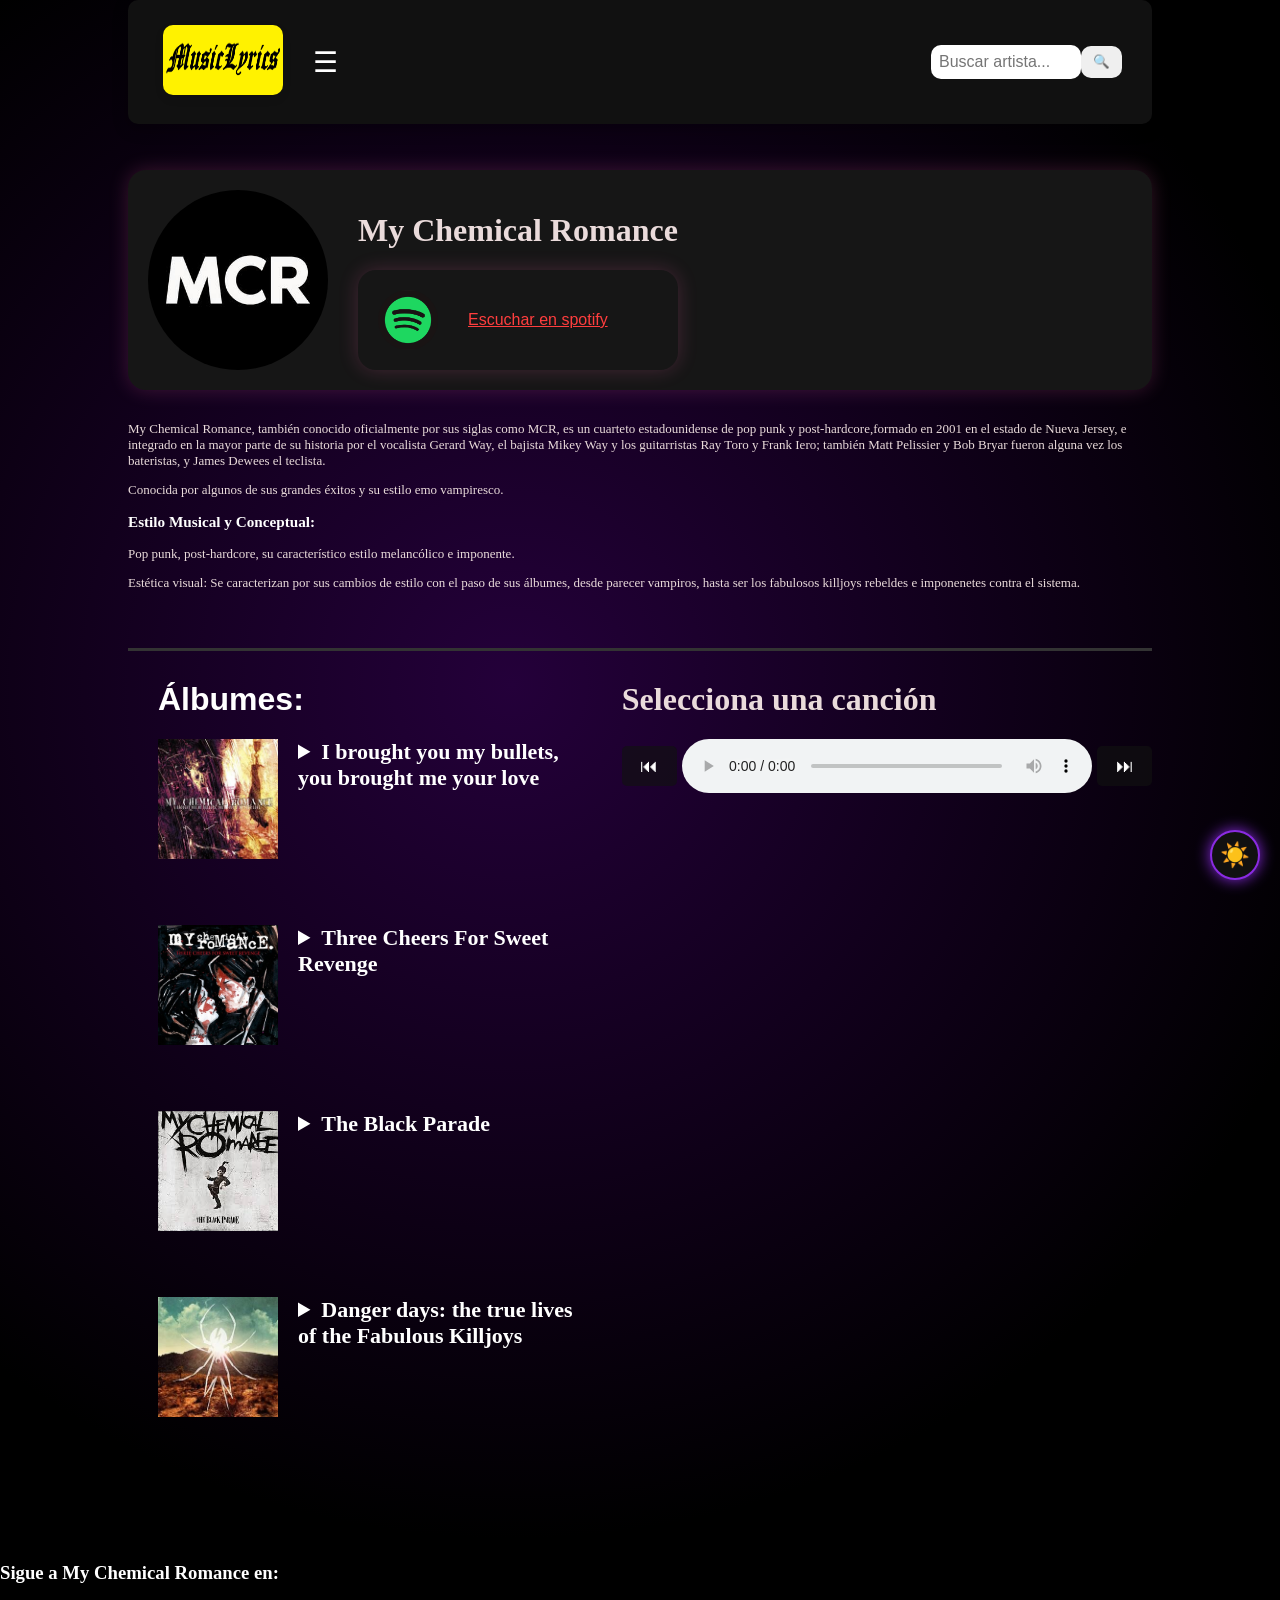
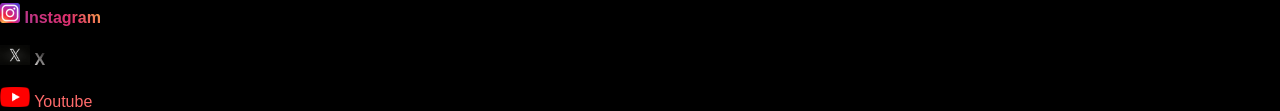
<file: My Chemical Romance.html>
<!DOCTYPE html>
<html lang="es">

<head>
    <link rel="icon" href="Icono2.png" type="image/png">
    <meta charset="UTF-8">
    <meta name="viewport" content="width=device-width, initial-scale=1.0">

    <link rel="stylesheet" href="MELANIE MARTINEZ.css">
</head>

<div class="pagina">

<nav class="menu-principal">
    <ul class="menu">

        <li>
            <a href="index.html">
                <img src="LOGO2.png" alt="Logo de MusicLyrics"
                width="120"
                height="70"
                style="box-shadow: 0 4px 8px rgba(0,0,0,0.1); border-radius:10px; overflow:hidden;">
            </a>
        </li>

        <li>
            <button class="menu-btn" onclick="toggleMenu()">☰</button>

            <div id="menuDesplegable" class="menu-contenido">
                <a href="index.html">🏠 Inicio</a>
                <a href="ACERCA.html">ℹ️ Acerca de esta página</a>
                <a href="creditos.html">👥 Créditos</a>
            </div>
        </li>

        <li>
            <button id="modo">☀️</button>
        </li>

        <li class="buscador">
            <input 
                id="buscarArtista" 
                type="text" 
                oninput="sugerenciasArtistas()" 
                onkeydown="enterBuscar(event)"
                placeholder="Buscar artista...">

            <button onclick="buscarArtista()">🔍</button>

            <div id="listaSugerencias"></div>
        </li>

    </ul>
</nav>

<br><br>

<div class="perfil artista">
    <img src="MCR.jpe" alt="Melanie Martinez" height="180", width="180">
    <div class="informacion">
        <h1 style="font-family: Old English Text MT;">My Chemical Romance</h1>
        <div class="perfil">
            <img src="Spotify.png" width="60", height="60">
        <a href="https://open.spotify.com/intl-es/artist/7FBcuc1gsnv6Y1nwFtNRCb?si=hu0ePgDTQPu8zHLVev9GFQ" style="color: rgb(255, 62, 62);" target="_blank">Escuchar en spotify</a>
        </div>
    </div>
</div>
<br>
<font style="font-family: 'Times New Roman', Times, serif;" size="2">
        <p>My Chemical Romance, también conocido oficialmente por sus siglas como MCR, es un cuarteto estadounidense de pop punk y post-hardcore,formado en 2001 en el estado de Nueva Jersey, e integrado en la mayor parte de su historia por el vocalista Gerard Way, el bajista Mikey Way y los guitarristas Ray Toro y Frank Iero; también Matt Pelissier y Bob Bryar fueron alguna vez los bateristas, y James Dewees el teclista.</p>
        <p>Conocida por algunos de sus grandes éxitos y su estilo emo vampiresco.</p>
        <h3 style= "color: white;">Estilo Musical y Conceptual:</h3>
        <p>Pop punk, post-hardcore, su característico estilo melancólico e imponente.</p>
        <p>Estética visual: Se caracterizan por sus cambios de estilo con el paso de sus álbumes, desde parecer vampiros, hasta ser los fabulosos killjoys rebeldes e imponenetes contra el sistema.</p>
</font>
<br><br>
            <hr noshade SIZE="5" COLOR="#333">
    <script src="MELANIE MARTINEZ.JS"> </script>
    <div class="contenedor">
    <div class="artista" id="melanie"></div>
    <div class="albumes">
    <h1 style="color: white;">Álbumes:</h1>   
    <div class="album">
    <img src="bullets.jpg"
         height="120"
         width="120">
        <details>
            
        <summary>I brought you my bullets, you brought me your love</summary>
<BR>
    <button onclick="mostrarCancion('Romance')">Romance</button>
    <br><br>

    <button onclick="mostrarCancion('mirror')">Honey, This Mirror Isn't Big Enough For The Two Of Us</button>
    <br><br>

    <button onclick="mostrarCancion('vampires')">Vampires Will Never Hurt You</button>
    <br><br>

    <button onclick="mostrarCancion('lessons')">Drowning Lessons</button>
    <br><br>

    <button onclick="mostrarCancion('lady')">Our Lady Of Sorrows</button>
    <br><br>

    <button onclick="mostrarCancion('halos')">Headfirts of Halos</button>
    <br><br>

    <button onclick="mostrarCancion('skylines')">Skylines and Turnstiles</button>
    <br><br>

    <button onclick="mostrarCancion('sunsets')">Early Sunsets Over Monroeville</button>
    <br><br>

    <button onclick="mostrarCancion('bestday')">This Is The Best Day Ever</button>
    <br><br>

    <button onclick="mostrarCancion('cubicles')">Cubicles</button>
    <br><br>

    <button onclick="mostrarCancion('demolitionlovers')">Demolition Lovers</button>
    <br><br>


</details>
</div>  
<br><br>
<div class="album">
<img src="revenge.jpg"
height="120"
width="120">
<details>
    <summary>Three Cheers For Sweet Revenge</summary>
<br>
<button onclick="mostrarCancion('helena')">Helena</button>
<br><br>

<button onclick="mostrarCancion('hellkid')">Give 'Em Hell Kid</button>
<br><br>

<button onclick="mostrarCancion('totheend')">To the End</button>
<br><br>

<button onclick="mostrarCancion('prison')">You Now What They To Do Guys Like Us in Prison </button>
<br><br>

<button onclick="mostrarCancion('notokay')">I'm Not Okay (I Promise)</button>
<br><br>

<button onclick="mostrarCancion('ghost')">The Ghost of You</button>
<br><br>

<button onclick="mostrarCancion('jetsetlife')">The Jetset Life Is Gonna Kill You</button>
<br><br>

<button onclick="mostrarCancion('interlude')">Interlude</button>
<br><br>

<button onclick="mostrarCancion('venom')">Thank You for the Venom</button>
<br><br>

<button onclick="mostrarCancion('hangemhigh')">Hang 'Em High</button>
<br><br>

<button onclick="mostrarCancion('fashion')">Is Not a  Fashion Statement, I'ts a Deathwhis</button>
<br><br>

<button onclick="mostrarCancion('cemeterydrive')">Cemetery Drive</button>
<br><br>

<button onclick="mostrarCancion('inevertold')">I Never Told You What I Do for a Living</button>

</details>
</div>
<BR><BR>
    <div class="album">
    <img src="black parade.jpe"
    height="120"
    width="120">
<details>
    <summary>The Black Parade</summary>
<br>
<button onclick="mostrarCancion('end')">The End.</button>
<br><br>

<button onclick="mostrarCancion('dead')">Dead!</button>
<br><br>

<button onclick="mostrarCancion('disappear')">This Is How I Disappear</button>
<br><br>

<button onclick="mostrarCancion('sharpest')">The Sharpest Live</button>
<br><br>

<button onclick="mostrarCancion('blackparade')">Welcome To The Black Parade</button>
<br><br>

<button onclick="mostrarCancion('dontlove')">I Don't Love You</button>
<br><br>

<button onclick="mostrarCancion('wolves')">House Of Wolves</button>
<br><br>

<button onclick="mostrarCancion('cancer')">Cancer</button>
<br><br>

<button onclick="mostrarCancion('mama')">Mama</button>
<br><br>

<button onclick="mostrarCancion('sleep')">Sleep</button>
<br><br>

<button onclick="mostrarCancion('teenagers')">Teenagers</button>
<br><br>

<button onclick="mostrarCancion('disenchanted')">Disenchanted</button>
<br><br>

<button onclick="mostrarCancion('lastwords')">Famous Last Words</button>
<br><br>

<button onclick="mostrarCancion('blood')">Blood (Hidden Track)</button>
<br><br>

</details>
</div>
<BR><BR>
        <div class="album">
    <img src="danger days.jpe"
    height="120"
    width="120">
<details>
    <summary>Danger days: the true lives of the Fabulous Killjoys</summary>
<br>
<button onclick="mostrarCancion('lookalive')">Look Alive, Sunshine</button>
<br><br>

<button onclick="mostrarCancion('nanana')">Na Na Na (Na Na Na Na Na Na Na Na Na)</button>
<br><br>

<button onclick="mostrarCancion('bulletproof')">Bulletproof Heart</button>
<br><br>

<button onclick="mostrarCancion('sing')">Sing</button>
<br><br>

<button onclick="mostrarCancion('planetary')">Planetary (GO!)</button>
<br><br>

<button onclick="mostrarCancion('onlyhope')">
The Only Hope For Me Is You</button>
<br><br>

<button onclick="mostrarCancion('kobrakid')">
Jet-Star and the Kobra Kid,Traffic Report</button>
<br><br>

<button onclick="mostrarCancion('partypoison')">Party Poison</button>
<br><br>

<button onclick="mostrarCancion('save')">
Save Yourself, I'll Hold Them Back</button>
<br><br>

<button onclick="mostrarCancion('scarecrow')">SCARECROW</button>
<br><br>

<button onclick="mostrarCancion('summertime')">Summertime</button>
<br><br>

<button onclick="mostrarCancion('destroya')">Destroya</button>
<br><br>

<button onclick="mostrarCancion('kids')">The Kids From Yesterday</button>
<br><br>

<button onclick="mostrarCancion('drdeath')">
Goodnite, Dr. Death</button>
<br><br>

<button onclick="mostrarCancion('vampiremoney')">Vampire Money</button>
<br><br>
</details>
        </div>
            <div class="album">
    </div>
                <div class="album">

</div>
                <div>
</div>
</details>
</div>
    <div class="contenido">

        <h1 id="titulo" style="font-family: 'Times New Roman', Times, serif;">
            Selecciona una canción
        </h1>

<div class="controles-musica">

    <button id="anterior" onclick="cancionAnterior()">⏮</button>

    <audio id="audio" controls></audio>

    <button id="siguiente" onclick="cancionSiguiente()">⏭</button>

</div>

<br><br>
        <div id="letra"></div>

    </div>
    </div>
</div>
</div>
<br><br>
<H3 style="font-family: 'Times New Roman', Times, serif; color: white;">Sigue a My Chemical Romance en:</H3>

<a href="https://www.instagram.com/mychemicalromance?utm_source=ig_web_button_share_sheet&igsh=ZDNlZDc0MzIxNw==" target="_blank" class="instagram">
    <img src="IG.png" height="20" width="20"> Instagram
</a>
<br><br>

<a href="https://x.com/MCRofficial?s=20" target="_blank" class="x">
    <img src="X.jpe" height="20" width="30"> X
</a>
<br><br>

<a href="https://youtube.com/@mychemicalromance?si=5e1Xl5cU380sqnE6" target="_blank" class="youtube">
    <img src="Youtube.png" height="20" width="30"> Youtube
</a>
</file>
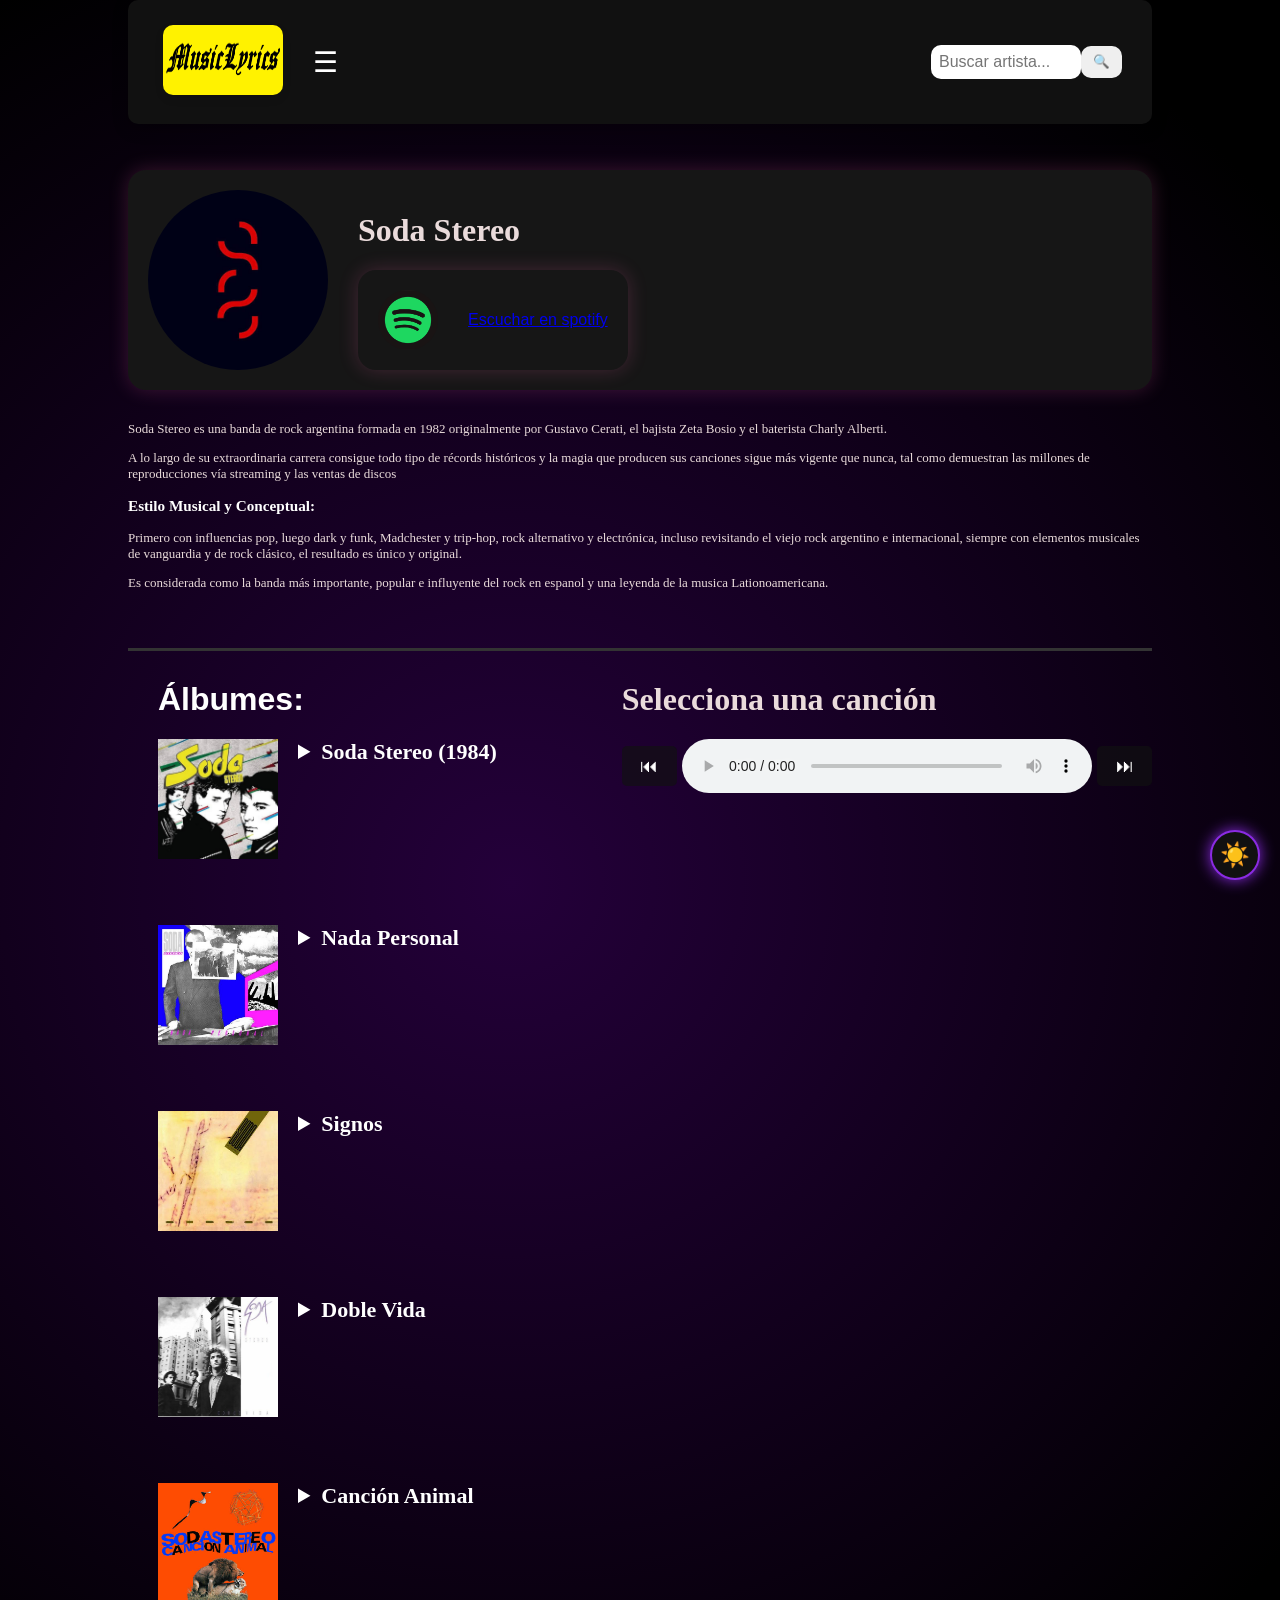
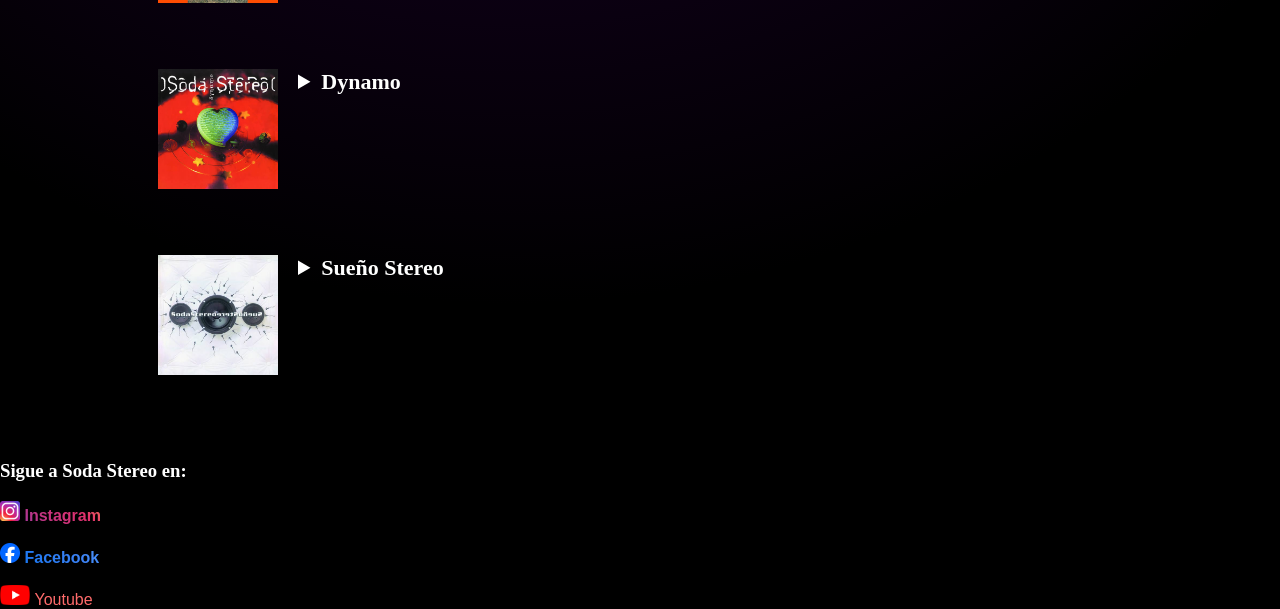
<file: Soda Stereo.html>
<!DOCTYPE html>
<html lang="es">

<head>
    <link rel="icon" href="Icono2.png" type="image/png">
    <meta charset="UTF-8">
    <meta name="viewport" content="width=device-width, initial-scale=1.0">

    <link rel="stylesheet" href="MELANIE MARTINEZ.css">
</head>

<div class="pagina">

<nav class="menu-principal">
    <ul class="menu">

        <li>
            <a href="index.html">
                <img src="LOGO2.png" alt="Logo de MusicLyrics"
                width="120"
                height="70"
                style="box-shadow: 0 4px 8px rgba(0,0,0,0.1); border-radius:10px; overflow:hidden;">
            </a>
        </li>

        <li>
            <button class="menu-btn" onclick="toggleMenu()">☰</button>

            <div id="menuDesplegable" class="menu-contenido">
                <a href="index.html">🏠 Inicio</a>
                <a href="ACERCA.html">ℹ️ Acerca de esta página</a>
                <a href="creditos.html">👥 Créditos</a>
            </div>
        </li>

        <li>
            <button id="modo">☀️</button>
        </li>

        <li class="buscador">
            <input 
                id="buscarArtista" 
                type="text" 
                oninput="sugerenciasArtistas()" 
                onkeydown="enterBuscar(event)"
                placeholder="Buscar artista...">

            <button onclick="buscarArtista()">🔍</button>

            <div id="listaSugerencias"></div>
        </li>

    </ul>
</nav>

<br><br>

<div class="perfil artista">
    <img src="soda logo.jpe" alt="Melanie Martinez" height="180", width="180">
    <div class="informacion">
        <h1 style="font-family: Old English Text MT;">Soda Stereo</h1>
        <div class="perfil">
            <img src="Spotify.png" width="60", height="60">
        <a href="https://open.spotify.com/intl-es/artist/7An4yvF7hDYDolN4m5zKBp" target="_blank">Escuchar en spotify</a>
        </div>
    </div>
</div>
<br>
<font style="font-family: 'Times New Roman', Times, serif;" size="2">
        <p>Soda Stereo es una banda de rock argentina formada en 1982 originalmente por Gustavo Cerati, el bajista Zeta Bosio y el baterista Charly Alberti.</p>
        <p>A lo largo de su extraordinaria carrera consigue todo tipo de récords históricos y la magia que producen sus canciones sigue más vigente que nunca, tal como demuestran las millones de reproducciones vía streaming y las ventas de discos</p>
        <h3 style= "color: rgb(255, 255, 255);">Estilo Musical y Conceptual:</h3>
        <p>Primero con influencias pop, luego dark y funk, Madchester y trip-hop, rock alternativo y electrónica, incluso revisitando el viejo rock argentino e internacional, siempre con elementos musicales de vanguardia y de rock clásico, el resultado es único y original.</p>
        <p>Es considerada como la banda más importante, popular e influyente del rock en espanol y una leyenda de la musica Lationoamericana.</p>
</font>
<br><br>
            <hr noshade SIZE="5" COLOR="#333">
    <script src="MELANIE MARTINEZ.JS"> </script>
    <div class="contenedor">
    <div class="artista" id="melanie"></div>
    <div class="albumes">
    <h1 style="color: rgb(255, 255, 255);">Álbumes:</h1>   
    <div class="album">
    <img src="Soda Stereo.jpg"
         height="120"
         width="120">
        <details>
            
        <summary>Soda Stereo (1984)</summary>
<BR>
    <button onclick="mostrarCancion('porquenopuedoserdeljetset')">Por Qué No Puedo Ser Del Jet-set?</button>
    <br><br>

    <button onclick="mostrarCancion('sobredosisdetv')">Sobredosis De TV</button>
    <br><br>

    <button onclick="mostrarCancion('tehacenfaltavitaminas')">Te Hacen Falta Vitaminas</button>
    <br><br>

    <button onclick="mostrarCancion('tratamesuavemente')">Trátame Suavemente</button>
    <br><br>

    <button onclick="mostrarCancion('dietetico')">Dietético</button>
    <br><br>

    <button onclick="mostrarCancion('teleka')">Tele- Ka</button>
    <br><br>

    <button onclick="mostrarCancion('niunsegundo')">Ni Un Segundo</button>
    <br><br>

    <button onclick="mostrarCancion('unmisilenmiplacard')">Un Misil En Mi Placard</button>
    <br><br>

    <button onclick="mostrarCancion('eltiempoesdinero')">El Tiempo Es Dinero</button>
    <br><br>

    <button onclick="mostrarCancion('afrodisiacos')">Afrodisíacos</button>
    <br><br>

    <button onclick="mostrarCancion('minoviatienebiceps')">Mi Novia Tiene Bíceps</button>
    <br><br>
    
</details>
</div>  
<br><br>
<div class="album">
<img src="nada personal.jpe"
height="120"
width="120">
<details>
    <summary>Nada Personal</summary>
<br>
    <button onclick="mostrarCancion('nadapersonal')">Nada Personal</button>
    <br><br>

    <button onclick="mostrarCancion('sinofuerapor')">Si No Fuera Por...</button>
    <br><br>

    <button onclick="mostrarCancion('cuandopaseeltemblor')">Cuando Pase El Temblor</button>
    <br><br>

    <button onclick="mostrarCancion('danzarota')">Danza Rota</button>
    <br><br>

    <button onclick="mostrarCancion('elcuerpodeldelito')">El Cuerpo Del Delito</button>
    <br><br>

    <button onclick="mostrarCancion('juegosdeseduccion')">Juegos de Seducción</button>
    <br><br>

    <button onclick="mostrarCancion('estoyazulado')">Estoy Azulado</button>
    <br><br>

    <button onclick="mostrarCancion('observandonos')">Observándonos (Satélites)</button>
    <br><br>

    <button onclick="mostrarCancion('imagenesretro')">Imágenes Retro</button>
    <br><br>

    <button onclick="mostrarCancion('ecos')">Ecos</button>
    <br><br>

</details>
</div>
<BR><BR>
    <div class="album">
    <img src="signos.jpe"
    height="120"
    width="120">
<details>
    <summary>Signos</summary>
<br>
    <button onclick="mostrarCancion('sinsobresaltos')">Sin Sobresaltos</button>
    <br><br>

    <button onclick="mostrarCancion('elrito')">El Rito</button>
    <br><br>

    <button onclick="mostrarCancion('profugos')">Prófugos</button>
    <br><br>

    <button onclick="mostrarCancion('noexistes')">No Existes</button>
    <br><br>

    <button onclick="mostrarCancion('persianaamericana')">Persiana Americana</button>
    <br><br>

    <button onclick="mostrarCancion('encamino')">En Camino</button>
    <br><br>

    <button onclick="mostrarCancion('signos')">Signos</button>
    <br><br>

    <button onclick="mostrarCancion('finalcajanegra')">Final Caja Negra</button>
    <br><br>

</details>
</div>
<BR><BR>
        <div class="album">
    <img src="doble vida.jpe"
    height="120"
    width="120">
<details>
    <summary>Doble Vida</summary>
<br>
    <button onclick="mostrarCancion('picnicenel4b')">Picnic En El 4º B</button>
    <br><br>

    <button onclick="mostrarCancion('enlaciudaddelafuria')">En La Ciudad de La Furia</button>
    <br><br>

    <button onclick="mostrarCancion('loquesangra')">Lo Que Sangra (La Cúpula)</button>
    <br><br>

    <button onclick="mostrarCancion('enelborde')">En El Borde</button>
    <br><br>

    <button onclick="mostrarCancion('languis')">Languis</button>
    <br><br>

    <button onclick="mostrarCancion('diacomun')">Día Común</button>
    <br><br>

    <button onclick="mostrarCancion('corazondelator')">Corazón Delator</button>
    <br><br>

    <button onclick="mostrarCancion('elritmodetusojos')">El Ritmo de Tus Ojos</button>
    <br><br>

    <button onclick="mostrarCancion('terapiadeamorintensiva')">Terapia de Amor Intensiva</button>
    <br><br>

</details>
        </div>
<BR><BR>
        <div class="album">
    <img src="cancion animal.jpe"
    height="120"
    width="120">
<details>
    <summary>Canción Animal</summary>
<br>
    <button onclick="mostrarCancion('enelseptimodia')">(En) El Séptimo Día</button>
    <br><br>

    <button onclick="mostrarCancion('unmillondeañosluz')">Un Millón De Años Luz</button>
    <br><br>

    <button onclick="mostrarCancion('cancionanimal')">Canción Animal</button>
    <br><br>

    <button onclick="mostrarCancion('milnuevenoventa')">1990 (Mil Nueve Noventa)</button>
    <br><br>

    <button onclick="mostrarCancion('suelesdejarmesolo')">Sueles Dejarme Solo</button>
    <br><br>

    <button onclick="mostrarCancion('demusicaligera')">De Música Ligera</button>
    <br><br>

    <button onclick="mostrarCancion('hombrealagua')">Hombre Al Agua</button>
    <br><br>

    <button onclick="mostrarCancion('entrecanibales')">Entre Caníbales</button>
    <br><br>

    <button onclick="mostrarCancion('teparatres')">Te Para Tres (MTV Unplugged)</button>
    <br><br>

    <button onclick="mostrarCancion('caeelsol')">Cae El Sol</button>
    <br><br>

        </div>
<br><br>
            <div class="album">
            <img src="dynamo.jpe"
             height="120"
             width="120">
             <details>
                <BR>
    <summary>Dynamo</summary>
    <button onclick="mostrarCancion('secuenciainicial')">Secuencia Inicial</button>
    <br><br>

    <button onclick="mostrarCancion('tomalaruta')">Toma La Ruta</button>
    <br><br>

    <button onclick="mostrarCancion('enremolinos')">En Remolinos</button>
    <br><br>

    <button onclick="mostrarCancion('primavera0')">Primavera 0</button>
    <br><br>

    <button onclick="mostrarCancion('camaleon')">Camaleón</button>
    <br><br>

    <button onclick="mostrarCancion('lunaroja')">Luna Roja</button>
    <br><br>

    <button onclick="mostrarCancion('sweetsahumerio')">Sweet Sahumerio</button>
    <br><br>

    <button onclick="mostrarCancion('ameba')">Ameba</button>
    <br><br>

    <button onclick="mostrarCancion('nuestrafe')">Nuestra Fe</button>
    <br><br>

    <button onclick="mostrarCancion('claroscuro')">Claroscuro</button>
    <br><br>

    <button onclick="mostrarCancion('fue')">Fue</button>
    <br><br>

    <button onclick="mostrarCancion('texturas')">Texturas</button>
    <br><br>

    </details>
    </div>
    <br><br>

            <div class="album">
            <img src="sueño stereo.jpe"
             height="120"
             width="120">
             <details>
                <BR>
    <summary>Sueño Stereo</summary>
    <button onclick="mostrarCancion('ellausomicabezacomounrevolver')">Ella Usó Mi Cabeza Como Un Revólver</button>
    <br><br>

    <button onclick="mostrarCancion('discoeterno')">Disco Eterno</button>
    <br><br>

    <button onclick="mostrarCancion('zoom')">Zoom</button>
    <br><br>

    <button onclick="mostrarCancion('ojodelatormenta')">Ojo De La Tormenta</button>
    <br><br>

    <button onclick="mostrarCancion('efectodoppler')">Efecto Doppler</button>
    <br><br>

    <button onclick="mostrarCancion('paseandoporroma')">Paseando Por Roma</button>
    <br><br>

    <button onclick="mostrarCancion('pasos')">Pasos</button>
    <br><br>

    <button onclick="mostrarCancion('angelelectrico')">Angel Eléctrico</button>
    <br><br>

    <button onclick="mostrarCancion('cremadeestrellas')">Crema de Estrellas</button>
    <br><br>

    <button onclick="mostrarCancion('planta')">Planta</button>
    <br><br>

    <button onclick="mostrarCancion('xplayo')">X Playo</button>
    <br><br>

    <button onclick="mostrarCancion('moire')">Moirè</button>
    <br><br>

    </details>
    </div>

</div>
    <div class="contenido">

        <h1 id="titulo" style="font-family: 'Times New Roman', Times, serif;">
            Selecciona una canción
        </h1>

<div class="controles-musica">

    <button id="anterior" onclick="cancionAnterior()">⏮</button>

    <audio id="audio" controls></audio>

    <button id="siguiente" onclick="cancionSiguiente()">⏭</button>

</div>

<br><br>
        <div id="letra"></div>

    </div>
    </div>
</div>
</div>
<br><br>
<H3 style="font-family: 'Times New Roman', Times, serif;">Sigue a Soda Stereo en:</H3>

<a href="https://www.instagram.com/sodastereo/"
target="_blank"
class=" instagram">
<img src="IG.png" height="20" width="20">
Instagram
<br><br>
<img src="Facebook.png" height="20" width="20">
<a href="https://www.facebook.com/sodastereo"
target="_blank"
class="facebook">
Facebook
<br><br>
<img src="Youtube.png" height="20" width="30">
<a href="https://www.youtube.com/channel/UC_MAancGcA0YeACrpSwokhQ"
target="_blank"
class="youtube">
Youtube
</a>
</center>
</file>
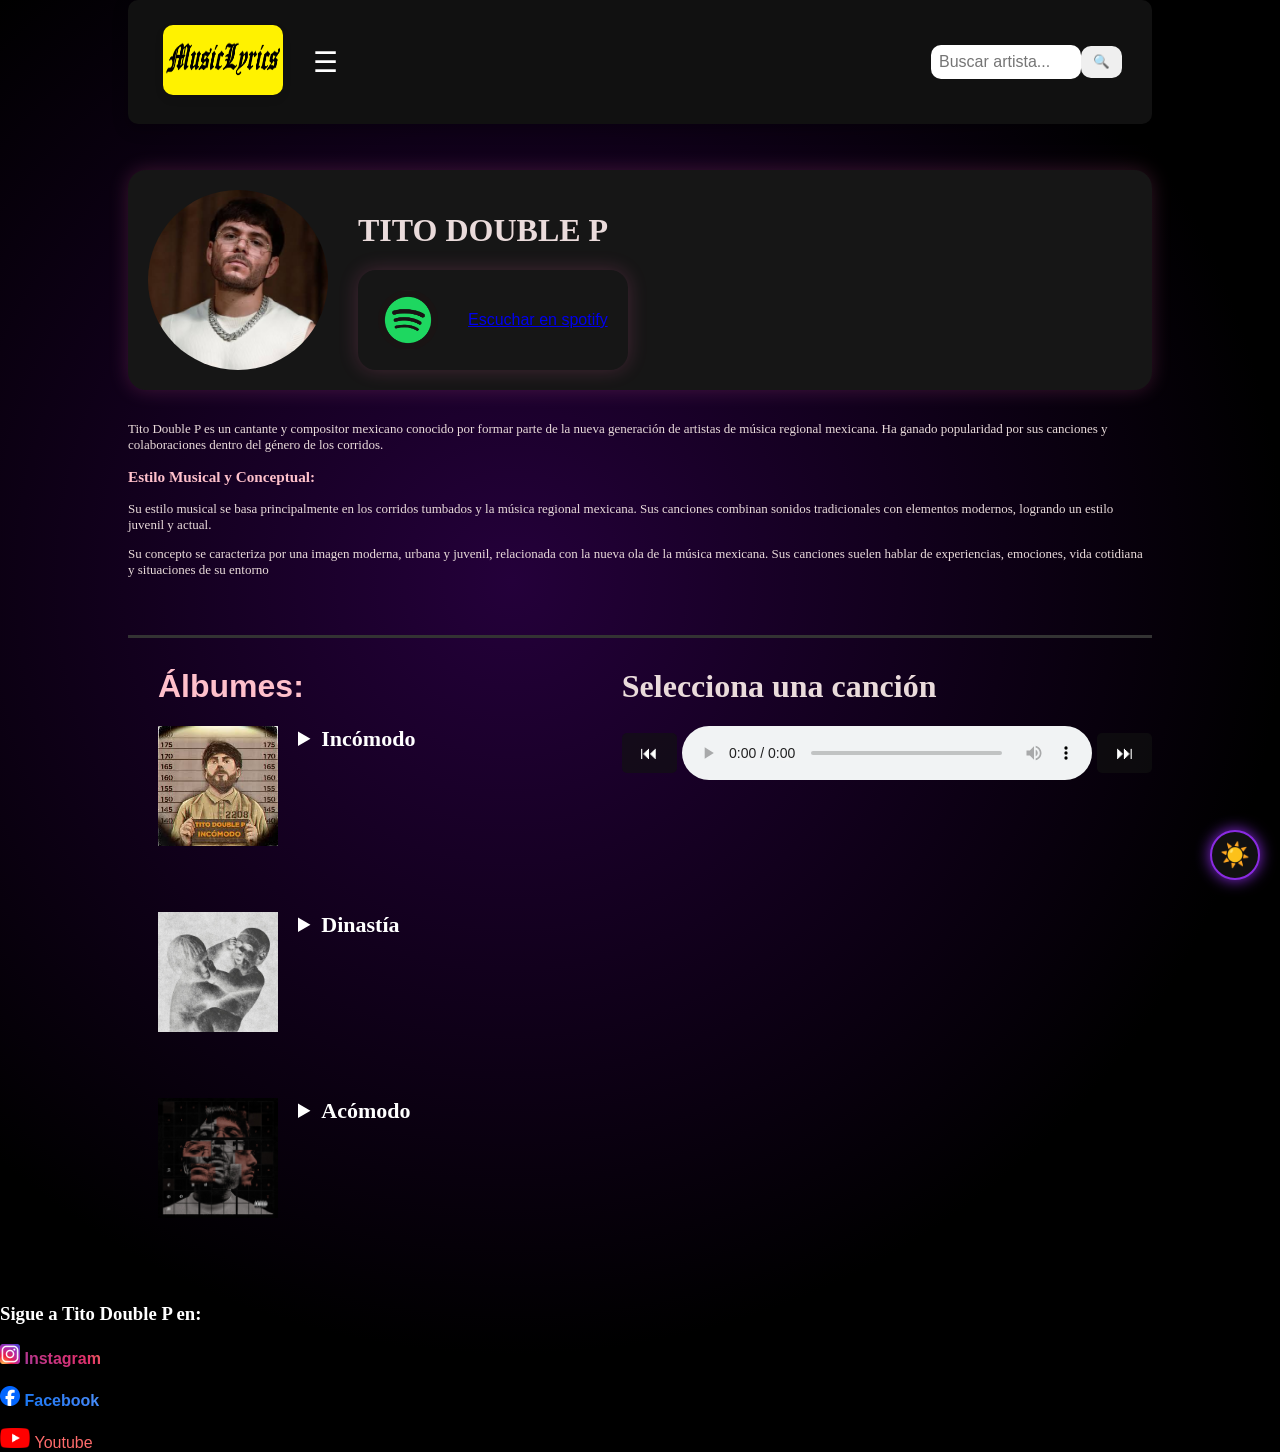
<file: Tito Double P.html>
<!DOCTYPE html>
<html lang="es">

<head>
    <link rel="icon" href="Icono2.png" type="image/png">
    <meta charset="UTF-8">
    <meta name="viewport" content="width=device-width, initial-scale=1.0">

    <link rel="stylesheet" href="MELANIE MARTINEZ.css">
</head>

<div class="pagina">

<nav class="menu-principal">
    <ul class="menu">

        <li>
            <a href="index.html">
                <img src="LOGO2.png" alt="Logo de MusicLyrics"
                width="120"
                height="70"
                style="box-shadow: 0 4px 8px rgba(0,0,0,0.1); border-radius:10px; overflow:hidden;">
            </a>
        </li>

        <li>
            <button class="menu-btn" onclick="toggleMenu()">☰</button>

            <div id="menuDesplegable" class="menu-contenido">
                <a href="index.html">🏠 Inicio</a>
                <a href="ACERCA.html">ℹ️ Acerca de esta página</a>
                <a href="creditos.html">👥 Créditos</a>
            </div>
        </li>

        <li>
            <button id="modo">☀️</button>
        </li>

        <li class="buscador">
            <input 
                id="buscarArtista" 
                type="text" 
                oninput="sugerenciasArtistas()" 
                onkeydown="enterBuscar(event)"
                placeholder="Buscar artista...">

            <button onclick="buscarArtista()">🔍</button>

            <div id="listaSugerencias"></div>
        </li>

    </ul>
</nav>

<br><br>

<div class="perfil artista">
    <img src="perfil.jpg" alt="Melanie Martinez" height="180", width="180">
    <div class="informacion">
        <h1 style="font-family: Old English Text MT;">TITO DOUBLE P</h1>
        <div class="perfil">
            <img src="Spotify.png" width="60", height="60">
        <a href="https://open.spotify.com/intl-es/artist/5eumcnUkdmGvkvcsx1WFNG", target="_blank">Escuchar en spotify</a>
        </div>
    </div>
</div>
<br>
<font style="font-family: 'Times New Roman', Times, serif;" size="2">
        <p>Tito Double P es un cantante y compositor mexicano conocido por formar parte de la nueva generación de artistas de música regional mexicana. Ha ganado popularidad por sus canciones y colaboraciones dentro del género de los corridos.</p>
        <h3 style= "color: pink;">Estilo Musical y Conceptual:</h3>
        <p>Su estilo musical se basa principalmente en los corridos tumbados y la música regional mexicana. Sus canciones combinan sonidos tradicionales con elementos modernos, logrando un estilo juvenil y actual.</p>
        <p>Su concepto se caracteriza por una imagen moderna, urbana y juvenil, relacionada con la nueva ola de la música mexicana. Sus canciones suelen hablar de experiencias, emociones, vida cotidiana y situaciones de su entorno</p>
</font>
<br><br>
            <hr noshade SIZE="5" COLOR="#333">
    <script src="MELANIE MARTINEZ.JS"> </script>
    <div class="contenedor">
    <div class="artista" id="melanie"></div>
    <div class="albumes">
    <h1 style="color: pink;">Álbumes:</h1>   
    <div class="album">
    <img src="Incomodo.jpg"
         height="120"
         width="120">
        <details>
            
        <summary>Incómodo</summary>
<BR>

    <button onclick="mostrarCancion('maravilla')">MARAVILLA</button>
    <br><br>

    <button onclick="mostrarCancion('primo')">PRIMO</button>
    <br><br>

    <button onclick="mostrarCancion('pajuelazo')">PAJUELAZO</button>
    <br><br>

    <button onclick="mostrarCancion('farandulitas')">FARANDULITAS</button>
    <br><br>

    <button onclick="mostrarCancion('57')">5-7</button>
    <br><br>

    <button onclick="mostrarCancion('chino')">CHINO</button>
    <br><br>

    <button onclick="mostrarCancion('ellokeron')">EL LOKERÓN</button>
    <br><br>

    <button onclick="mostrarCancion('mrinternacional')">MR INTERNACIONAL</button>
    <br><br>

    <button onclick="mostrarCancion('aymama')">AY MAMÁ</button>
    <br><br>

    <button onclick="mostrarCancion('detona')">DETONA</button>
    <br><br>

    <button onclick="mostrarCancion('labandolera')">LA BANDOLERA</button>
    <br><br>

    <button onclick="mostrarCancion('latroka')">LA TROKA</button>
    <br><br>

    <button onclick="mostrarCancion('dosdias')">DOS DIAS</button>
    <br><br>

    <button onclick="mostrarCancion('blancarositaymaria')">BLANCA ROSITA Y MARÍA</button>
    <br><br>

    <button onclick="mostrarCancion('escapate')">ESCÁPATE</button>
    <br><br>



</details>
</div>  
<br><br>
<div class="album">
<img src="Dinastia.jpg"
height="120"
width="120">
<details>
    <summary>Dinastía</summary>
<br>
    <button onclick="mostrarCancion('intro')">INTRO</button>
    <br><br>

    <button onclick="mostrarCancion('dopamina')">DOPAMINA</button>
    <br><br>

    <button onclick="mostrarCancion('nipedo')">NI PEDO</button>
    <br><br>

    <button onclick="mostrarCancion('putielegante')">PUTIELEGANTE</button>
    <br><br>

    <button onclick="mostrarCancion('73')">7-3</button>
    <br><br>

    <button onclick="mostrarCancion('billete')">BILLETE</button>
    <br><br>

    <button onclick="mostrarCancion('daño')">DAÑO</button>
    <br><br>

    <button onclick="mostrarCancion('trucha')">TRUCHA</button>
    <br><br>

    <button onclick="mostrarCancion('morrasii')">MORAS II</button>
    <br><br>

    <button onclick="mostrarCancion('mezcal')">MEZCAL</button>
    <br><br>

    <button onclick="mostrarCancion('malibu')">MALIBÚ</button>
    <br><br>

    <button onclick="mostrarCancion('20')">20S</button>
    <br><br>

    <button onclick="mostrarCancion('viejolobo')">VIEJO LOBO</button>
    <br><br>

    <button onclick="mostrarCancion('tuconel')">TÚ CON ÉL</button>
    <br><br>

    <button onclick="mostrarCancion('bckpckbyz')">BCKPCKBYZ</button>
    <br><br>

</details>
</div>
<BR><BR>
    <div class="album">
    <img src="Acomodo.jpg"
    height="120"
    width="120">
<details>
    <summary>Acómodo</summary>
<br>
    <button onclick="mostrarCancion('mevalev')">ME VALE V</button>
    <br><br>

    <button onclick="mostrarCancion('coco')">COCO</button>
    <br><br>

    <button onclick="mostrarCancion('panarabbit')">PANA RABBIT</button>
    <br><br>

    <button onclick="mostrarCancion('ondeadon')">ONDEADON</button>
    <br><br>

    <button onclick="mostrarCancion('rosones')">ROSONES</button>
    <br><br>

    <button onclick="mostrarCancion('aymujer')">AY MUJER</button>
    <br><br>

    <button onclick="mostrarCancion('lafama')">LA FAMA</button>
    <br><br>

    <button onclick="mostrarCancion('brillo')">BRILLO</button>
    <br><br>

    <button onclick="mostrarCancion('nadie')">NADIE</button>
    <br><br>

    <button onclick="mostrarCancion('mamino')">MAMI NO</button>
    <br><br>

    <button onclick="mostrarCancion('alalargateacostumbras')">A LA LARGA TE ACOSTUMBRAS</button>
    <br><br>

    <button onclick="mostrarCancion('paseypase')">PASE Y PASE</button>
    <br><br>

    <button onclick="mostrarCancion('pvta')">PVTA</button>
    <br><br>

    <button onclick="mostrarCancion('champagne')">CHAMPANGNE</button>
    <br><br>

    <button onclick="mostrarCancion('porsusbesos')">POR SUS BESOS</button>
    <br><br>

    <button onclick="mostrarCancion('tevas')">TE VAS</button>
    <br><br>

    <button onclick="mostrarCancion('solmenor')">SOL MENOR</button>
    <br><br>

    <button onclick="mostrarCancion('criptonita')">CRIPTONITA</button>
    <br><br>

    <button onclick="mostrarCancion('gueritaymorena')">GÜERITA Y MORENA</button>
    <br><br>

    <button onclick="mostrarCancion('tattoo')">TATTOO</button>
    <br><br>
</details>
</div>

</div>
    <div class="contenido">

        <h1 id="titulo" style="font-family: 'Times New Roman', Times, serif;">
            Selecciona una canción
        </h1>

<div class="controles-musica">

    <button id="anterior" onclick="cancionAnterior()">⏮</button>

    <audio id="audio" controls></audio>

    <button id="siguiente" onclick="cancionSiguiente()">⏭</button>

</div>

<br><br>
        <div id="letra"></div>

    </div>
    </div>
</div>
</div>
<br><br>
<H3 style="font-family: 'Times New Roman', Times, serif;">Sigue a Tito Double P en:</H3>

<a href="https://www.instagram.com/titodoublep/"
target="_blank"
class=" instagram">
<img src="IG.png" height="20" width="20">
Instagram
<br><br>
<img src="Facebook.png" height="20" width="20">
<a href="https://titodoublep.com"
target="_blank"
class="facebook">
Facebook
<br><br>
<img src="Youtube.png" height="20" width="30">
<a href="https://www.youtube.com/@TitoDoubleP"
target="_blank"
class="youtube">
Youtube
</a>
</center>
</file>
<file: MELANIE MARTINEZ.css>
* {
    box-sizing: border-box;
}

.perfil img{
    border-radius: 50%;
    object-fit: cover;
}

.perfil{
    display: flex;
    align-items: center;
    gap: 30px;

    background: #161616;
    border-radius: 18px;
    padding: 20px;

    box-shadow: 0 0 20px rgba(255, 105, 180, .20);
    transition: .3s;
}

.perfil:hover{
    box-shadow: 0 0 35px rgba(255, 105, 180, .45);
    transform: translateY(-3px);
}

h1 {color:rgb(234, 219, 219)}
p {color:rgb(234, 219, 219)}

body{
    background-color:#000;
    font-family:Arial, Helvetica, sans-serif;
    color:white;
    margin:0;
    padding:20px;
}


/* Menú principal */
.menu-principal {
    background-color: #111;
    font-family: Arial, sans-serif;
    border-radius: 10px;
    margin-bottom: 10px;
    transition: 0.5s;
    box-shadow: 0 5px 15px rgba(0,0,0,0.3);
}

body.claro .menu-principal {
    background-color: #aa95fa;
}

.menu {
    list-style: none;
    margin: 0;
    padding: 0;
    display: flex;
    align-items: center;
    width: 100%;
}

.menu > li {
    position: relative;  /* Necesario para el submenú */
}

.menu > li > a {
    display: block;
    padding: 15px 20px;
    color: white;
    text-decoration: none;
}

.menu > li > a:hover {
    background-color: #555;
}

/* Submenú - oculto por defecto */
.submenu {
    position: absolute;
    top: 100%;
    left: 0;
    background-color: #444;
    list-style: none;
    padding: 0;
    margin: 0;
    min-width: 200px;
    display: none;  /* Oculta el submenú */
}

/* Mostrar submenú al pasar el mouse */
.menu > li:hover .submenu {
    display: block;  /* Muestra el submenú */
}

/* Estilo de los items del submenú */
.submenu li a {
    display: block;
    padding: 10px 15px;
    color: white;
    text-decoration: none;
    border-bottom: 1px solid #555;
}

.submenu li a:hover {
    background-color: #666;
}

/* Opcional: quitar borde inferior al último */
.submenu li:last-child a {
    border-bottom: none;
}

.buscador {
    display: flex;
    align-items: center;
    margin-left: auto;
    margin-right: 0;
    position: relative;
    font-family: 'Times New Roman', Times, serif;
}

.buscador input {
    width: 150px;
    padding: 8px;
    border-radius: 10px;
    border: none;
    font-size: 16px;
}

.buscador button {
    padding: 8px 12px;
    border-radius: 10px;
    border: none;
    cursor: pointer;
}


.contenido-cancion{
    display:flex;
    gap:30px;
}


.letra{
    width:60%;
}


.video{
    width:40%;
}


.video iframe{
    width:100%;
    height:250px;
}

#letra{
    white-space: pre-line;
}

.albumes > details > summary{
    font-size: 22px;
    font-weight: bold;
    color: #ff80bf;
    cursor: pointer;
    margin-top: 15px;
    font-family: cursive;
}

.albumes details details summary{
    font-size: 16px;
    font-weight: normal;
    color: white;
    margin-left: 20px;
    cursor: pointer;
}

.contenedor {
    display: flex;
    gap: 30px;
    align-items: flex-start;
}

.albumes{
    width:45%;
}

.contenido{
    width:55%;
    position:sticky;
    top:20px;
}


#letra{
    color: white;
}



.albumes > details > summary{
    font-size: 22px;
    font-weight: bold;
    color: #ff80bf;
    cursor: pointer;
    margin-top: 15px;
    font-family: cursive;
}


.album{
    display: flex;
    align-items: flex-start;
    gap: 20px;
    margin-bottom: 30px;
}

.album img{
    flex-shrink: 0;
}

.album details{
    margin: 0;
}

.album summary{
    font-size: 22px;
    font-weight: bold;
    color: white;
    font-family: cursive;
    cursor: pointer;
}

#audio {
    width: 80%;
}

button{
    font-family: 'Times New Roman', Times, serif;
}

.buscador{
    position: relative;
    margin-right:15px;
    font-family: 'Times New Roman', Times, serif;
}

#listaSugerencias{
    position:absolute;
    top:100%;
    left:0;
    background:#444;
    color:white;
    width:180px;
    z-index:10;
    border-radius:5px;
    overflow:hidden;
    font-size:14px;
}

#listaSugerencias div{
    padding:5px 10px;
    cursor:pointer;
    line-height:1.2;
}

#listaSugerencias div:hover{
    background:#666;
}



.instagram{
    background: linear-gradient(
        45deg,
        #833AB4,
        #C13584,
        #E1306C,
        #FCAF45
    );
    -webkit-background-clip: text;
    -webkit-text-fill-color: transparent;
    text-decoration: none;
    font-weight: bold;
}

.facebook:link,
.facebook:visited{
    background: linear-gradient(
        45deg,
        #1877F2,
        #3B82F6,
        #60A5FA
    );
    -webkit-background-clip: text;
    -webkit-text-fill-color: transparent;
    text-decoration: none;
    font-weight: bold;
}

.x:link,
.x:visited{
    background: linear-gradient(
        45deg,
        #4d4646,
        #fefbfb,
        #6d65653f
    );
    -webkit-background-clip: text;
    -webkit-text-fill-color: transparent;
    text-decoration: none;
    font-weight: bold;
}

.letras.link,
.letras.visited{
    background: linear-gradient(
        45deg,
        #75de65,
        #a7b352,
        #7eae1d
    );
    -webkit-background-clip: text;
    -webkit-text-fill-color: transparent;
    text-decoration: none;
    font-weight: bold;
}

.facebook:hover{
    opacity: 0.8;
}

.youtube{
    color: #ff6b6b;
    text-decoration: none;
}

.youtube:hover{
    color: #ff9999;
}

.x{
    color: white;
    text-decoration: none;
}

.x:hover{
    color: white;
}

.letras{
    color: rgb(166, 217, 84);
    text-decoration: none;
}

.letras:hover{
    color: aquamarine;
}

.menu{
    position: relative;
}

.menu-btn{
    font-size:28px;
    background:none;
    border:none;
    color:white;
    cursor:pointer;
    padding:10px;
}

.menu-btn:hover{
    background: none;
    color: inherit;
        transform: scale(1.25);
    transition: 0.3s;
}

.menu-contenido{
    
    display:none;
    position:absolute;
    top:50px;
    left:0;
    background:#1d1d1d;
    min-width:220px;
    border-radius:10px;
    overflow:hidden;
    box-shadow:0 0 10px rgba(0,0,0,.5);
    z-index:1000;
}

.menu-contenido a{
    display:block;
    color:white;
    text-decoration:none;
    padding:15px;
    transition:.3s;
font-family: "Times New Roman", serif;
}

.menu-contenido a:hover{
    background:#6d28d9;
}

button{
    border:none;
    border-radius:8px;
    padding:8px 14px;
    cursor:pointer;
}

button:hover{
    background:#a855f7;
}

nav{
    padding: 10px 15px;
    align-items: center;
    width: 100%;
    box-sizing: border-box;
    margin: 0;
}

img:hover{
    transform: scale(1.05);
    transition: 0.3s;
}

#descargarCancion button{
    margin-top:10px;
    padding:8px 18px;
    border:none;
    border-radius:8px;
    background:#8e44ad;
    color:white;
    cursor:pointer;
    font-size:16px;
    transition:.3s;
}

#descargarCancion button:hover{
    background:#a85bd8;
    transform:scale(1.05);
}


.collage-artistas{
    width:100%;
    height:300px;
    display:flex;
    justify-content:center;
    align-items:center;
    gap:15px;
    overflow:hidden;
background: linear-gradient(
    to bottom,
    #000,
    #19102a,
    #000
);
}

.collage-artistas img{
    width:160px;
    height:250px;
    object-fit:cover;
    border-radius:15px;
    transition:.5s;
    opacity:.8;
}


.collage-artistas img:hover{
    transform:scale(1.15);
    opacity:1;
}

.tarjeta-artista{
    width: 250px;
    background: #1a1a1a;
    border-radius: 20px;
    padding: 20px;
    text-align: center;
    box-shadow: 0px 8px 20px rgba(0,0,0,0.5);
    transition: 0.3s;
}

.tarjeta-artista img{
    width: 150px;
    height: 150px;
    border-radius: 50%;
    object-fit: cover;
}

.tarjeta-artista:hover{
    transform: translateY(-10px);
}

.tarjeta-artista h3{
    color: white;
    margin-top: 15px;
}

.tarjeta-artista p{
    color: #aaa;
}

.contenedor-artistas{
    display: flex;
    flex-wrap: wrap;
    justify-content: center;
    gap: 90px;
}


/* Modo claro */
body.claro .tarjeta-artista{

    background:#ffffff;
    color:#111;
    box-shadow:0 8px 20px rgba(0,0,0,0.2);

}

.tarjeta-artista{

    background:#1a1a1a;
    color:white;

}

#modo { 
    width: 50px; 
    height: 50px; 
    border-radius: 50%; 
    border: 2px solid #8a2be2; 
    background-color: #111; 
    color: white; 
    font-size: 24px; 
    cursor: pointer; 
    box-shadow: 0 0 15px #8a2be2; 
    transition: 0.3s; 

    display: flex; 
    justify-content: center; 
    align-items: center; 
    line-height: 1; 
} 

#modo:hover { 
    transform: scale(1.1) rotate(20deg); 
}

#modo { 
    position: fixed; 
    right: 20px; 
    bottom: 20px; 
    z-index: 9999; 
}

.tarjeta-artista:hover{
    transform: translateY(-5px);
    box-shadow: 0 0 25px rgba(126, 21, 224, 0.7);
}

body.claro .tarjeta-artista:hover{
    box-shadow: 0 0 25px rgba(120,80,255,0.8);
}

body{
    background:
        radial-gradient(circle at 20% 20%, #24003a, transparent 25%),
        radial-gradient(circle at 80% 80%, #03002b, transparent 25%),
        #000000;

    background-size: 200% 200%;
    animation: luces 12s infinite alternate;
}


@keyframes luces{

    from{
        background-position:0% 0%;
    }

    to{
        background-position:100% 100%;
    }

}

body.claro{
    background:
        radial-gradient(circle at 20% 20%, #645090, transparent 25%),
        radial-gradient(circle at 80% 80%, #456b89, transparent 25%),
        #944c4c;

    background-size: 200% 200%;
    animation: lucesClaro 12s infinite alternate;

    color:rgb(253, 252, 252);
}


@keyframes lucesClaro{

    0%{
        background-position:0% 0%;
    }

    50%{
        background-position:100% 50%;
    }

    100%{
        background-position:0% 100%;
    }

}

body.claro .tarjeta-artista{
    background-color: #252033;
    color: white;
}

.tarjeta-artista{
    background-color: #1a1a1a;
    color: white;
}

ul {
    list-style: none;
}

.lista-estrellas li::before {
    content: "☆";
    color: crimson;
    margin-right: 10px;
}


body {
    width: 100%;
    margin: 0;
    padding: 0;
    box-sizing: border-box;
}

.pagina {
    width: 80%;
    margin: auto;
}

@media (max-width: 768px) {

    /* =========================
       CONFIGURACIÓN GENERAL
       ========================= */

    body {
        width: 100%;
        margin: 0;
        padding: 0;
        overflow-x: hidden;
    }

    .pagina {
        width: 100%;
        margin: 0;
    }


    /* =========================
       MENÚ
       ========================= */

    .menu-principal {
        width: 100%;
        border-radius: 0;
        margin-bottom: 10px;
    }

    nav {
        width: 100%;
        padding: 8px 5px;
    }

    .menu {
        width: 100%;
        display: flex;
        align-items: center;
        transform: none;
    }

    /* Logo */

    .menu > li:first-child img {
        width: 85px;
        height: auto;
    }

    /* Botón hamburguesa */

    .menu-btn {
        font-size: 25px;
        padding: 8px;
    }

    /* Botón modo claro */

    nav.menu-principal .menu > li:nth-child(3) {
        position: fixed;
        right: 12px;
        bottom: 12px;
        z-index: 9999;
    }

    nav.menu-principal #modo {
        position: relative;
        top: auto;
        right: auto;
        bottom: auto;

        width: 42px;
        height: 42px;
        font-size: 20px;
    }


    /* =========================
       BUSCADOR
       ========================= */

    .buscador {
        margin-left: auto;
        margin-right: 5px;
        min-width: 0;
    }

.buscador input {
    width: 120px;
    padding: 7px;
    font-size: 16px;
}

    .buscador button {
        padding: 7px 9px;
    }

    #listaSugerencias {
        width: 160px;
        right: 0;
        left: auto;
    }


    /* =========================
       TÍTULOS
       ========================= */

    h1 {
        font-size: 28px;
        padding: 0 10px;
    }

    h2 {
        font-size: 24px;
        padding: 0 10px;
    }

    p {
        padding: 0 10px;
    }


    /* =========================
       COLLAGE
       ========================= */

    .collage-artistas {
        width: 100%;
        height: auto;
        min-height: 0;

        display: flex;
        flex-wrap: wrap;
        justify-content: center;

        padding: 15px 5px;
        gap: 8px;
    }

    .collage-artistas h3 {
        width: 100%;
        flex-basis: 100%;
        text-align: center;
        margin: 5px 0 10px;
    }

    .collage-artistas img {
        width: 100px;
        height: 150px;
        object-fit: cover;
    }


    /* =========================
       ARTISTAS DESTACADOS
       ========================= */

    .contenedor-artistas {
        width: 100%;
        display: flex;
        flex-wrap: wrap;
        justify-content: center;
        gap: 15px;

        padding: 10px;
    }

    .tarjeta-artista {
        width: calc(50% - 10px);
        max-width: 180px;

        padding: 12px;
        border-radius: 15px;
    }

    .tarjeta-artista img {
        width: 100px;
        height: 100px;
    }

    .tarjeta-artista h3 {
        font-size: 16px;
        margin-top: 10px;
    }

    .tarjeta-artista p {
        font-size: 14px;
        padding: 0;
    }

/* =========================
   PERFIL DE MELANIE
   ========================= */

.perfil.artista {
    width: 95% !important;
    margin: 0 auto !important;

    display: flex !important;
    flex-direction: row !important;
    align-items: center !important;

    gap: 12px !important;
    padding: 12px !important;

    text-align: left !important;
}

.perfil.artista > img {
    width: 100px !important;
    height: 100px !important;

    flex-shrink: 0;
}

.perfil.artista .informacion {
    flex: 1;
    min-width: 0;

    text-align: left !important;
}

.perfil.artista .informacion h1 {
    font-size: 21px !important;
    margin: 0 0 8px 0 !important;
    padding: 0 !important;
    text-align: left !important;
}

/* Spotify */

.perfil.artista .informacion > .perfil {
    display: flex !important;
    flex-direction: row !important;
    align-items: center !important;
    justify-content: flex-start !important;

    width: auto !important;
    margin: 0 !important;
    padding: 0 !important;

    gap: 7px !important;

    background: transparent !important;
    box-shadow: none !important;
    border-radius: 0 !important;
}

.perfil.artista .informacion > .perfil img {
    width: 40px !important;
    height: 40px !important;
    flex-shrink: 0;
}

.perfil.artista .informacion > .perfil a {
    font-size: 14px;
    white-space: nowrap;
}

/* Forzar todo el contenido del perfil a la izquierda */
.perfil.artista,
.perfil.artista * {
    text-align: left !important;
}
    /* =========================
       ÁLBUMES + CONTENIDO
       ========================= */

    .contenedor {
        width: 100%;

        display: flex;
        flex-direction: column;

        gap: 20px;
    }

    .albumes {
        width: 100%;
        padding: 0 10px;
    }

    .contenido {
        width: 100%;
        padding: 0 10px;

        position: static;
    }


    /* =========================
       ÁLBUM INDIVIDUAL
       ========================= */

    .album {
        width: 100%;

        display: flex;
        align-items: flex-start;

        gap: 15px;
        margin-bottom: 20px;
    }

    .album img {
        width: 100px;
        height: 100px;
        object-fit: cover;
    }

    .album summary {
        font-size: 18px;
    }


    /* =========================
       LETRA + VIDEO
       ========================= */

    .contenido-cancion {
        width: 100%;

        display: flex;
        flex-direction: column;

        gap: 20px;
    }

    .letra {
        width: 100%;
    }

    .video {
        width: 100%;
    }

    .video iframe {
        width: 100%;
        height: 220px;
    }

    #letra {
        width: 100%;
        font-size: 16px;
        line-height: 1.5;

        white-space: pre-line;
        overflow-wrap: break-word;
    }

    #audio {
        width: 100%;
    }


    /* =========================
       SUBMENÚ
       ========================= */

    .menu-contenido {
        left: 0;
        top: 45px;
        min-width: 200px;
    }

    .menu-contenido a {
        padding: 13px;
    }

    table {
        width: 100% !important;
        max-width: 100% !important;
    }
    
    .controles-musica button {
        width: 45px;
        height: 35px;
        font-size: 16px;
    }
}

.controles-musica {
    display: flex;
    align-items: center;
    width: 100%;
    gap: 5px;
}

.controles-musica audio {
    flex: 1;
    min-width: 0;
}

.controles-musica button {
    width: 55px;
    height: 40px;
    padding: 0;
    border: none;
    border-radius: 5px;
    background-color: rgba(17, 17, 17, 0.65);
    color: white;
    font-size: 18px;
    cursor: pointer;
    transition: 0.2s;
    flex-shrink: 0;
}

.controles-musica button:hover {
    background-color: rgba(51, 51, 51, 0.85);
}
</file>
